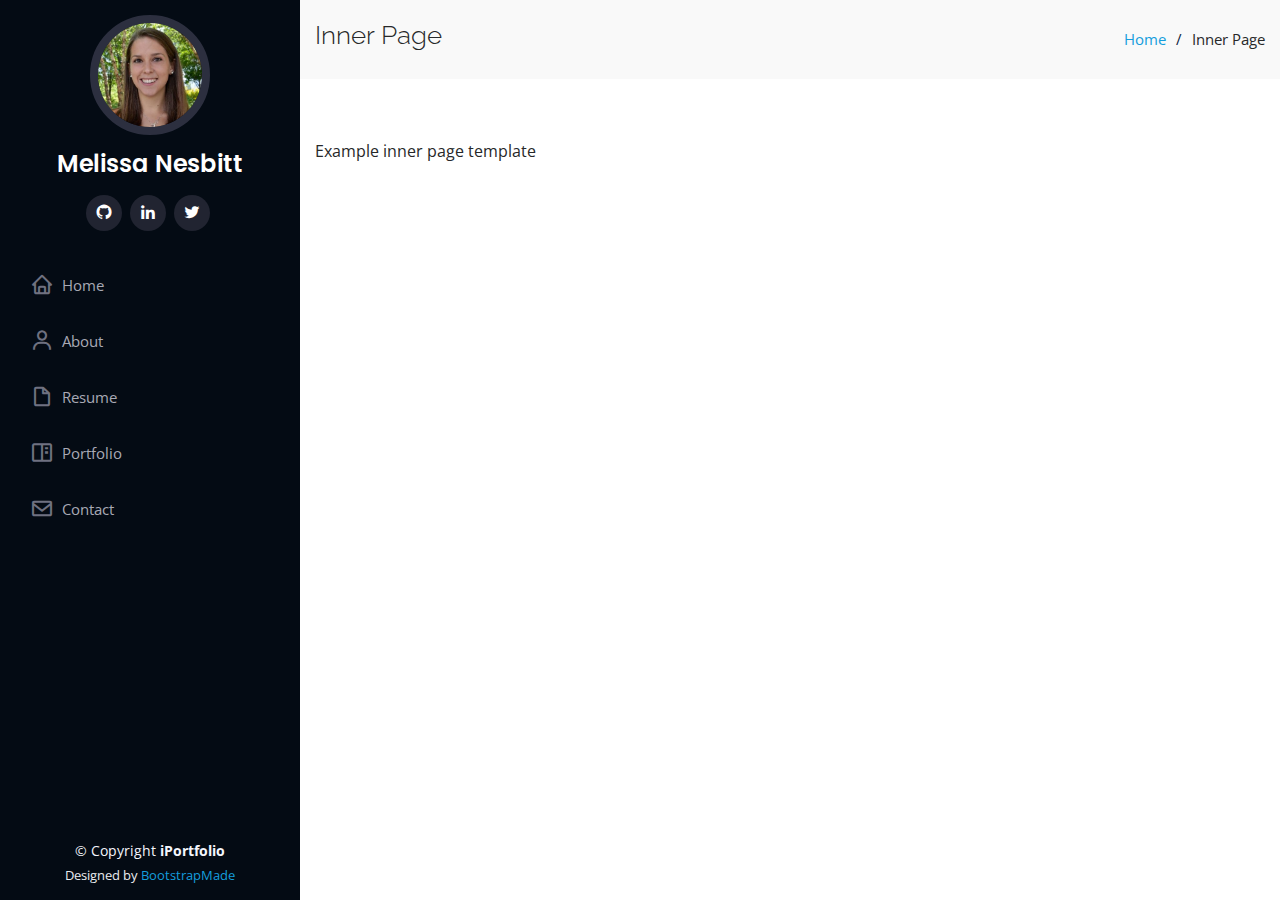
<file: inner-page.html>
<!DOCTYPE html>
<html lang="en">

<head>
  <meta charset="utf-8">
  <meta content="width=device-width, initial-scale=1.0" name="viewport">

  <title>Inner Page - Melissa Nesbitt</title>
  <meta content="" name="description">
  <meta content="" name="keywords">

  <!-- Favicons -->
  <link href="assets/img/favicon.png" rel="icon">
  <link href="assets/img/apple-touch-icon.png" rel="apple-touch-icon">

  <!-- Google Fonts -->
  <link href="https://fonts.googleapis.com/css?family=Open+Sans:300,300i,400,400i,600,600i,700,700i|Raleway:300,300i,400,400i,500,500i,600,600i,700,700i|Poppins:300,300i,400,400i,500,500i,600,600i,700,700i" rel="stylesheet">

  <!-- Vendor CSS Files -->
  <link href="assets/vendor/bootstrap/css/bootstrap.min.css" rel="stylesheet">
  <link href="assets/vendor/icofont/icofont.min.css" rel="stylesheet">
  <link href="assets/vendor/boxicons/css/boxicons.min.css" rel="stylesheet">
  <link href="assets/vendor/venobox/venobox.css" rel="stylesheet">
  <link href="assets/vendor/owl.carousel/assets/owl.carousel.min.css" rel="stylesheet">
  <link href="assets/vendor/aos/aos.css" rel="stylesheet">

  <!-- Template Main CSS File -->
  <link href="assets/css/style.css" rel="stylesheet">

  <!-- =======================================================
  * Template Name: iPortfolio - v1.4.0
  * Template URL: https://bootstrapmade.com/iportfolio-bootstrap-portfolio-websites-template/
  * Author: BootstrapMade.com
  * License: https://bootstrapmade.com/license/
  ======================================================== -->
</head>

<body>

  <!-- ======= Mobile nav toggle button ======= -->
  <button type="button" class="mobile-nav-toggle d-xl-none"><i class="icofont-navigation-menu"></i></button>

  <!-- ======= Header ======= -->
  <header id="header">
    <div class="d-flex flex-column">

      <div class="profile">
        <img src="assets/img/headshot.jpg" alt="" class="img-fluid rounded-circle">
        <h1 class="text-light"><a href="index.html">Melissa Nesbitt</a></h1>
        <div class="social-links mt-3 text-center">
          <!-- <a href="#" class="twitter"><i class="bx bxl-twitter"></i></a> -->
          <!-- <a href="#" class="facebook"><i class="bx bxl-facebook"></i></a> -->
          <!-- <a href="#" class="instagram"><i class="bx bxl-instagram"></i></a> -->
          <a href="https://github.com/MelNesbitt12" target="_blank" class="github"><i class="bx bxl-github"></i></a>
          <a href="https://www.linkedin.com/in/melnesbitt" target="_blank" class="linkedin"><i class="bx bxl-linkedin"></i></a>
          <a href="https://twitter.com/MelissaNesbitt5" target="_blank" class="twitter"><i class="bx bxl-twitter"></i></a>

        </div>
      </div>

      <nav class="nav-menu">
        <ul>
          <li><a href="index.html"><i class="bx bx-home"></i> <span>Home</span></a></li>
          <li><a href="#about"><i class="bx bx-user"></i> <span>About</span></a></li>
          <li><a href="#resume"><i class="bx bx-file-blank"></i> <span>Resume</span></a></li>
          <li><a href="#portfolio"><i class="bx bx-book-content"></i> Portfolio</a></li>
          <!-- <li><a href="#services"><i class="bx bx-server"></i> Services</a></li> -->
          <li><a href="#contact"><i class="bx bx-envelope"></i> Contact</a></li>

        </ul>
      </nav><!-- .nav-menu -->
      <button type="button" class="mobile-nav-toggle d-xl-none"><i class="icofont-navigation-menu"></i></button>

    </div>
  </header><!-- End Header -->

  <main id="main">

    <!-- ======= Breadcrumbs ======= -->
    <section class="breadcrumbs">
      <div class="container">

        <div class="d-flex justify-content-between align-items-center">
          <h2>Inner Page</h2>
          <ol>
            <li><a href="index.html">Home</a></li>
            <li>Inner Page</li>
          </ol>
        </div>

      </div>
    </section><!-- End Breadcrumbs -->

    <section class="inner-page">
      <div class="container">
        <p>
          Example inner page template
        </p>
      </div>
    </section>

  </main><!-- End #main -->

  <!-- ======= Footer ======= -->
  <footer id="footer">
    <div class="container">
      <div class="copyright">
        &copy; Copyright <strong><span>iPortfolio</span></strong>
      </div>
      <div class="credits">
        <!-- All the links in the footer should remain intact. -->
        <!-- You can delete the links only if you purchased the pro version. -->
        <!-- Licensing information: https://bootstrapmade.com/license/ -->
        <!-- Purchase the pro version with working PHP/AJAX contact form: https://bootstrapmade.com/iportfolio-bootstrap-portfolio-websites-template/ -->
        Designed by <a href="https://bootstrapmade.com/">BootstrapMade</a>
      </div>
    </div>
  </footer><!-- End  Footer -->

  <a href="#" class="back-to-top"><i class="icofont-simple-up"></i></a>

  <!-- Vendor JS Files -->
  <script src="assets/vendor/jquery/jquery.min.js"></script>
  <script src="assets/vendor/bootstrap/js/bootstrap.bundle.min.js"></script>
  <script src="assets/vendor/jquery.easing/jquery.easing.min.js"></script>
  <script src="assets/vendor/php-email-form/validate.js"></script>
  <script src="assets/vendor/waypoints/jquery.waypoints.min.js"></script>
  <script src="assets/vendor/counterup/counterup.min.js"></script>
  <script src="assets/vendor/isotope-layout/isotope.pkgd.min.js"></script>
  <script src="assets/vendor/venobox/venobox.min.js"></script>
  <script src="assets/vendor/owl.carousel/owl.carousel.min.js"></script>
  <script src="assets/vendor/typed.js/typed.min.js"></script>
  <script src="assets/vendor/aos/aos.js"></script>

  <!-- Template Main JS File -->
  <script src="assets/js/main.js"></script>

</body>

</html>
</file>
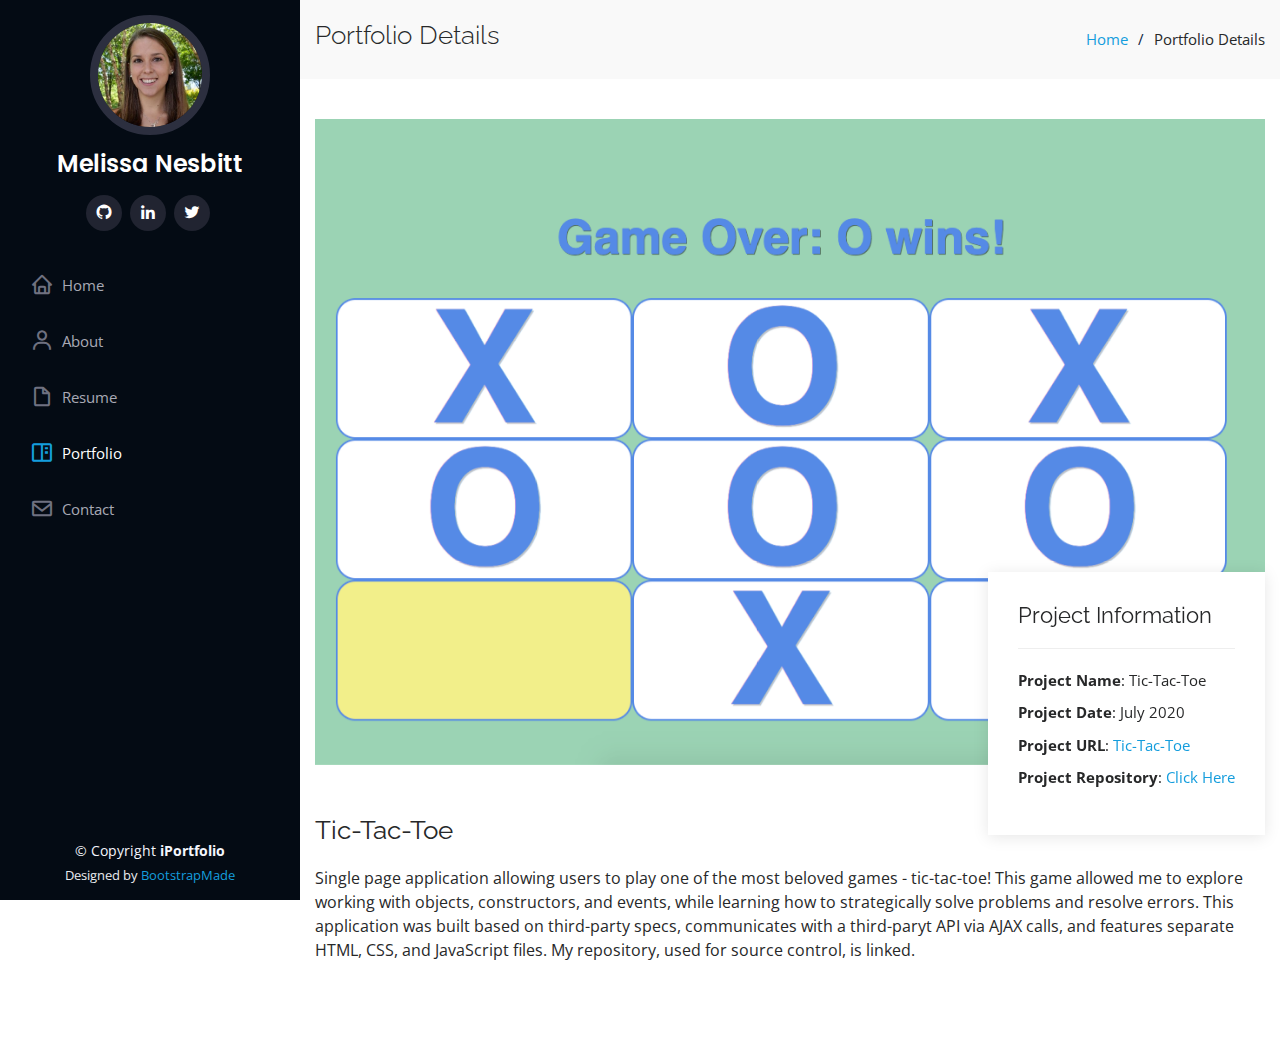
<file: portfolio-details.html>
<!DOCTYPE html>
<html lang="en">

<head>
  <meta charset="utf-8">
  <meta content="width=device-width, initial-scale=1.0" name="viewport">

  <title>Portfolio Details - Melissa Nesbitt</title>
  <meta content="" name="description">
  <meta content="" name="keywords">

  <!-- Favicons -->
  <link href="assets/img/favicon.png" rel="icon">
  <link href="assets/img/apple-touch-icon.png" rel="apple-touch-icon">

  <!-- Google Fonts -->
  <link href="https://fonts.googleapis.com/css?family=Open+Sans:300,300i,400,400i,600,600i,700,700i|Raleway:300,300i,400,400i,500,500i,600,600i,700,700i|Poppins:300,300i,400,400i,500,500i,600,600i,700,700i" rel="stylesheet">

  <!-- Vendor CSS Files -->
  <link href="assets/vendor/bootstrap/css/bootstrap.min.css" rel="stylesheet">
  <link href="assets/vendor/icofont/icofont.min.css" rel="stylesheet">
  <link href="assets/vendor/boxicons/css/boxicons.min.css" rel="stylesheet">
  <link href="assets/vendor/venobox/venobox.css" rel="stylesheet">
  <link href="assets/vendor/owl.carousel/assets/owl.carousel.min.css" rel="stylesheet">
  <link href="assets/vendor/aos/aos.css" rel="stylesheet">

  <!-- Template Main CSS File -->
  <link href="assets/css/style.css" rel="stylesheet">

  <!-- =======================================================
  * Template Name: iPortfolio - v1.4.0
  * Template URL: https://bootstrapmade.com/iportfolio-bootstrap-portfolio-websites-template/
  * Author: BootstrapMade.com
  * License: https://bootstrapmade.com/license/
  ======================================================== -->
</head>

<body>

  <!-- ======= Mobile nav toggle button ======= -->
  <button type="button" class="mobile-nav-toggle d-xl-none"><i class="icofont-navigation-menu"></i></button>

  <!-- ======= Header ======= -->
  <header id="header">
    <div class="d-flex flex-column">

      <div class="profile">
        <img src="assets/img/headshot.jpg" alt="" class="img-fluid rounded-circle">
        <h1 class="text-light"><a href="index.html">Melissa Nesbitt</a></h1>
        <div class="social-links mt-3 text-center">
          <!-- <a href="#" class="twitter"><i class="bx bxl-twitter"></i></a>
          <a href="#" class="facebook"><i class="bx bxl-facebook"></i></a>
          <a href="#" class="instagram"><i class="bx bxl-instagram"></i></a> -->
          <a href="https://github.com/MelNesbitt12" target="_blank" class="github"><i class="bx bxl-github"></i></a>
          <!-- <a href="#" class="google-plus"><i class="bx bxl-skype"></i></a> -->
          <a href="https://www.linkedin.com/in/melnesbitt" target="_blank" class="linkedin"><i class="bx bxl-linkedin"></i></a>
          <a href="https://twitter.com/MelissaNesbitt5" target="_blank" class="twitter"><i class="bx bxl-twitter"></i></a>
        </div>
      </div>

      <nav class="nav-menu">
        <ul>
          <li><a href="index.html"><i class="bx bx-home"></i> <span>Home</span></a></li>
          <li><a href="#about"><i class="bx bx-user"></i> <span>About</span></a></li>
          <li><a href="#resume"><i class="bx bx-file-blank"></i> <span>Resume</span></a></li>
          <li class="active"><a href="#portfolio"><i class="bx bx-book-content"></i> Portfolio</a></li>
          <li><a href="#contact"><i class="bx bx-envelope"></i> Contact</a></li>

        </ul>
      </nav><!-- .nav-menu -->
      <button type="button" class="mobile-nav-toggle d-xl-none"><i class="icofont-navigation-menu"></i></button>

    </div>
  </header><!-- End Header -->

  <main id="main">

    <!-- ======= Breadcrumbs ======= -->
    <section id="breadcrumbs" class="breadcrumbs">
      <div class="container">

        <div class="d-flex justify-content-between align-items-center">
          <h2>Portfolio Details</h2>
          <ol>
            <li><a href="index.html">Home</a></li>
            <li>Portfolio Details</li>
          </ol>
        </div>

      </div>
    </section><!-- End Breadcrumbs -->

    <!-- ======= Portfolio Details Section ======= -->
    <section id="portfolio-details" class="portfolio-details">
      <div class="container">

        <div class="portfolio-details-container">

          <div class="owl-carousel portfolio-details-carousel">
            <img src="assets/img/portfolio/tictactoe.png" class="img-fluid" alt="">
            <!-- <img src="assets/img/portfolio-details-2.jpg" class="img-fluid" alt="">
            <img src="assets/img/portfolio-details-3.jpg" class="img-fluid" alt=""> -->
          </div>

          <div class="portfolio-info">
            <h3>Project Information</h3>
            <ul>
              <li><strong>Project Name</strong>: Tic-Tac-Toe</li>
              <li><strong>Project Date</strong>: July 2020</li>
              <li><strong>Project URL</strong>: <a href="https://melnesbitt12.github.io/mel-nesbitt-tictactoe-client/" target="_blank">Tic-Tac-Toe</a></li>
              <li><strong>Project Repository</strong>: <a href="https://github.com/MelNesbitt12/mel-nesbitt-tictactoe-client" target="_blank">Click Here</a></li>
            </ul>
          </div>

        </div>

        <div class="portfolio-description">
          <h2>Tic-Tac-Toe</h2>
          <p>
            Single page application allowing users to play one of the most beloved games - tic-tac-toe! This game allowed me to explore working with objects, constructors, and events, while learning how to strategically solve problems and resolve errors. This application was built based on third-party specs, communicates with a third-paryt API via AJAX calls, and features separate HTML, CSS, and JavaScript files. My repository, used for source control, is linked.
          </p>
        </div>

      </div>
    </section><!-- End Portfolio Details Section -->

  </main><!-- End #main -->

  <!-- ======= Footer ======= -->
  <footer id="footer">
    <div class="container">
      <div class="copyright">
        &copy; Copyright <strong><span>iPortfolio</span></strong>
      </div>
      <div class="credits">
        <!-- All the links in the footer should remain intact. -->
        <!-- You can delete the links only if you purchased the pro version. -->
        <!-- Licensing information: https://bootstrapmade.com/license/ -->
        <!-- Purchase the pro version with working PHP/AJAX contact form: https://bootstrapmade.com/iportfolio-bootstrap-portfolio-websites-template/ -->
        Designed by <a href="https://bootstrapmade.com/">BootstrapMade</a>
      </div>
    </div>
  </footer><!-- End  Footer -->

  <a href="#" class="back-to-top"><i class="icofont-simple-up"></i></a>

  <!-- Vendor JS Files -->
  <script src="assets/vendor/jquery/jquery.min.js"></script>
  <script src="assets/vendor/bootstrap/js/bootstrap.bundle.min.js"></script>
  <script src="assets/vendor/jquery.easing/jquery.easing.min.js"></script>
  <script src="assets/vendor/php-email-form/validate.js"></script>
  <script src="assets/vendor/waypoints/jquery.waypoints.min.js"></script>
  <script src="assets/vendor/counterup/counterup.min.js"></script>
  <script src="assets/vendor/isotope-layout/isotope.pkgd.min.js"></script>
  <script src="assets/vendor/venobox/venobox.min.js"></script>
  <script src="assets/vendor/owl.carousel/owl.carousel.min.js"></script>
  <script src="assets/vendor/typed.js/typed.min.js"></script>
  <script src="assets/vendor/aos/aos.js"></script>

  <!-- Template Main JS File -->
  <script src="assets/js/main.js"></script>

</body>

</html>
</file>
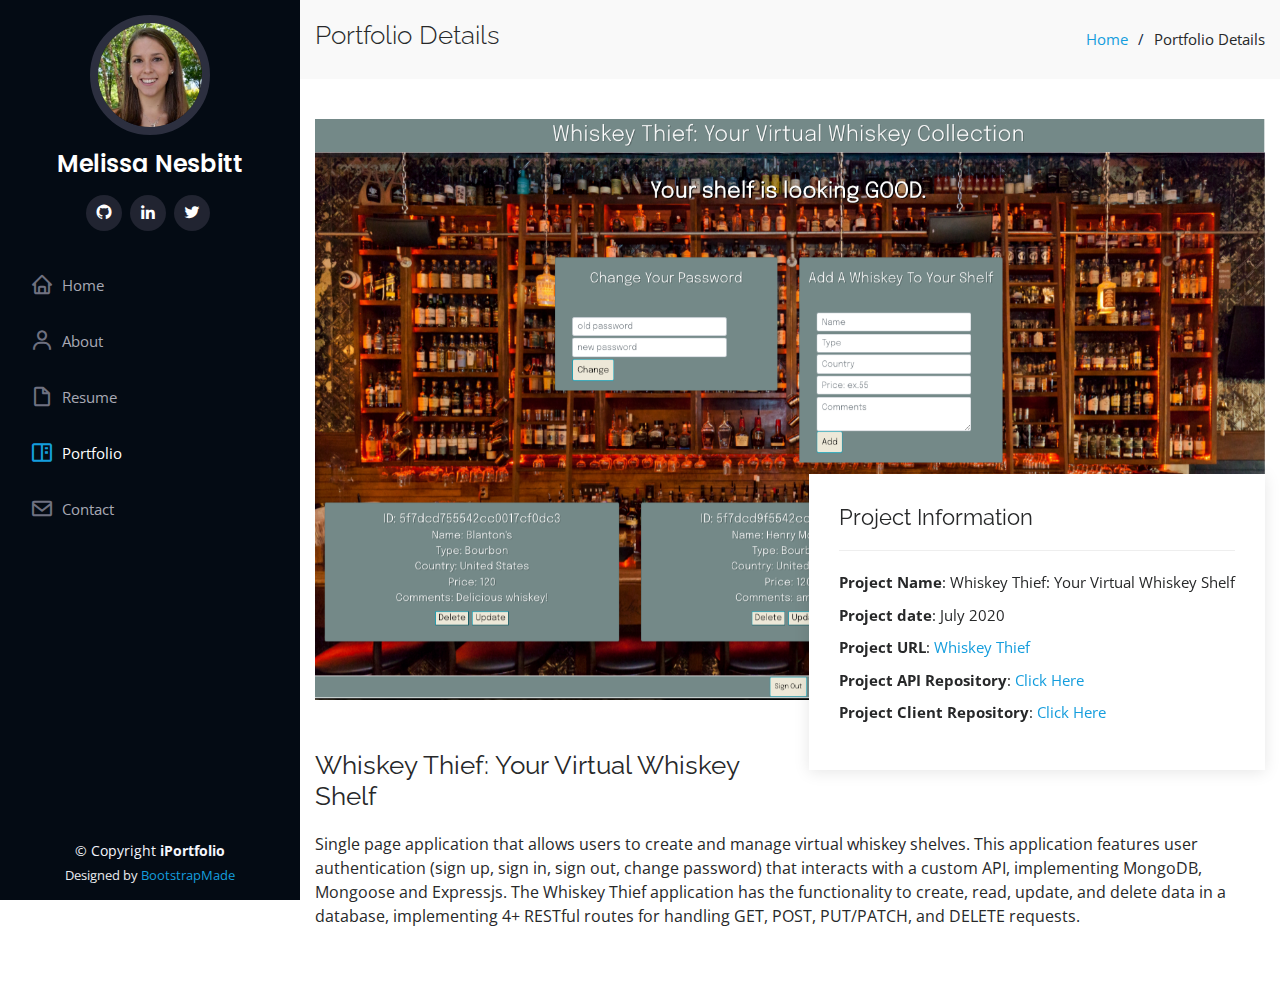
<file: portfolio-details2.html>
<!DOCTYPE html>
<html lang="en">

<head>
  <meta charset="utf-8">
  <meta content="width=device-width, initial-scale=1.0" name="viewport">

  <title>Portfolio Details - Melissa Nesbitt</title>
  <meta content="" name="description">
  <meta content="" name="keywords">

  <!-- Favicons -->
  <link href="assets/img/favicon.png" rel="icon">
  <link href="assets/img/apple-touch-icon.png" rel="apple-touch-icon">

  <!-- Google Fonts -->
  <link href="https://fonts.googleapis.com/css?family=Open+Sans:300,300i,400,400i,600,600i,700,700i|Raleway:300,300i,400,400i,500,500i,600,600i,700,700i|Poppins:300,300i,400,400i,500,500i,600,600i,700,700i" rel="stylesheet">

  <!-- Vendor CSS Files -->
  <link href="assets/vendor/bootstrap/css/bootstrap.min.css" rel="stylesheet">
  <link href="assets/vendor/icofont/icofont.min.css" rel="stylesheet">
  <link href="assets/vendor/boxicons/css/boxicons.min.css" rel="stylesheet">
  <link href="assets/vendor/venobox/venobox.css" rel="stylesheet">
  <link href="assets/vendor/owl.carousel/assets/owl.carousel.min.css" rel="stylesheet">
  <link href="assets/vendor/aos/aos.css" rel="stylesheet">

  <!-- Template Main CSS File -->
  <link href="assets/css/style.css" rel="stylesheet">

  <!-- =======================================================
  * Template Name: iPortfolio - v1.4.0
  * Template URL: https://bootstrapmade.com/iportfolio-bootstrap-portfolio-websites-template/
  * Author: BootstrapMade.com
  * License: https://bootstrapmade.com/license/
  ======================================================== -->
</head>

<body>

  <!-- ======= Mobile nav toggle button ======= -->
  <button type="button" class="mobile-nav-toggle d-xl-none"><i class="icofont-navigation-menu"></i></button>

  <!-- ======= Header ======= -->
  <header id="header">
    <div class="d-flex flex-column">

      <div class="profile">
        <img src="assets/img/headshot.jpg" alt="" class="img-fluid rounded-circle">
        <h1 class="text-light"><a href="index.html">Melissa Nesbitt</a></h1>
        <div class="social-links mt-3 text-center">
          <!-- <a href="#" class="twitter"><i class="bx bxl-twitter"></i></a>
          <a href="#" class="facebook"><i class="bx bxl-facebook"></i></a>
          <a href="#" class="instagram"><i class="bx bxl-instagram"></i></a> -->
          <a href="https://github.com/MelNesbitt12" target="_blank" class="github"><i class="bx bxl-github"></i></a>
          <!-- <a href="#" class="google-plus"><i class="bx bxl-skype"></i></a> -->
          <a href="https://www.linkedin.com/in/melnesbitt" target="_blank" class="linkedin"><i class="bx bxl-linkedin"></i></a>
          <a href="https://twitter.com/MelissaNesbitt5" target="_blank" class="twitter"><i class="bx bxl-twitter"></i></a>
        </div>
      </div>

      <nav class="nav-menu">
        <ul>
          <li><a href="index.html"><i class="bx bx-home"></i> <span>Home</span></a></li>
          <li><a href="#about"><i class="bx bx-user"></i> <span>About</span></a></li>
          <li><a href="#resume"><i class="bx bx-file-blank"></i> <span>Resume</span></a></li>
          <li class="active"><a href="#portfolio"><i class="bx bx-book-content"></i> Portfolio</a></li>
          <li><a href="#contact"><i class="bx bx-envelope"></i> Contact</a></li>

        </ul>
      </nav><!-- .nav-menu -->
      <button type="button" class="mobile-nav-toggle d-xl-none"><i class="icofont-navigation-menu"></i></button>

    </div>
  </header><!-- End Header -->

  <main id="main">

    <!-- ======= Breadcrumbs ======= -->
    <section id="breadcrumbs" class="breadcrumbs">
      <div class="container">

        <div class="d-flex justify-content-between align-items-center">
          <h2>Portfolio Details</h2>
          <ol>
            <li><a href="index.html">Home</a></li>
            <li>Portfolio Details</li>
          </ol>
        </div>

      </div>
    </section><!-- End Breadcrumbs -->

    <!-- ======= Portfolio Details Section ======= -->
    <section id="portfolio-details" class="portfolio-details">
      <div class="container">

        <div class="portfolio-details-container">

          <div class="owl-carousel portfolio-details-carousel">
            <img src="assets/img/portfolio/WhiskeyThiefScreenshot10.7.20.png" class="img-fluid" alt="">
            <!-- <img src="assets/img/portfolio-details-2.jpg" class="img-fluid" alt="">
            <img src="assets/img/portfolio-details-3.jpg" class="img-fluid" alt=""> -->
          </div>

          <div class="portfolio-info">
            <h3>Project Information</h3>
            <ul>
              <li><strong>Project Name</strong>: Whiskey Thief: Your Virtual Whiskey Shelf</li>
              <li><strong>Project date</strong>: July 2020</li>
              <li><strong>Project URL</strong>: <a href="https://melnesbitt12.github.io/whiskey-thief-client/">Whiskey Thief</a></li>
              <li><strong>Project API Repository</strong>: <a href="https://github.com/MelNesbitt12/whiskey-thief-api" target="_blank">Click Here</a></li>
              <li><strong>Project Client Repository</strong>: <a href="https://github.com/MelNesbitt12/whiskey-thief-client" target="_blank">Click Here</a></li>
            </ul>
          </div>

        </div>

        <div class="portfolio-description">
          <h2>Whiskey Thief: Your Virtual Whiskey Shelf</h2>
          <p>
            Single page application that allows users to create and manage virtual whiskey shelves. This application features user authentication (sign up, sign in, sign out, change password) that interacts with a custom API, implementing MongoDB, Mongoose and Expressjs. The Whiskey Thief application has the functionality to create, read, update, and delete data in a database, implementing 4+ RESTful routes for handling GET, POST, PUT/PATCH, and DELETE requests.
          </p>
        </div>

      </div>
    </section><!-- End Portfolio Details Section -->

  </main><!-- End #main -->

  <!-- ======= Footer ======= -->
  <footer id="footer">
    <div class="container">
      <div class="copyright">
        &copy; Copyright <strong><span>iPortfolio</span></strong>
      </div>
      <div class="credits">
        <!-- All the links in the footer should remain intact. -->
        <!-- You can delete the links only if you purchased the pro version. -->
        <!-- Licensing information: https://bootstrapmade.com/license/ -->
        <!-- Purchase the pro version with working PHP/AJAX contact form: https://bootstrapmade.com/iportfolio-bootstrap-portfolio-websites-template/ -->
        Designed by <a href="https://bootstrapmade.com/">BootstrapMade</a>
      </div>
    </div>
  </footer><!-- End  Footer -->

  <a href="#" class="back-to-top"><i class="icofont-simple-up"></i></a>

  <!-- Vendor JS Files -->
  <script src="assets/vendor/jquery/jquery.min.js"></script>
  <script src="assets/vendor/bootstrap/js/bootstrap.bundle.min.js"></script>
  <script src="assets/vendor/jquery.easing/jquery.easing.min.js"></script>
  <script src="assets/vendor/php-email-form/validate.js"></script>
  <script src="assets/vendor/waypoints/jquery.waypoints.min.js"></script>
  <script src="assets/vendor/counterup/counterup.min.js"></script>
  <script src="assets/vendor/isotope-layout/isotope.pkgd.min.js"></script>
  <script src="assets/vendor/venobox/venobox.min.js"></script>
  <script src="assets/vendor/owl.carousel/owl.carousel.min.js"></script>
  <script src="assets/vendor/typed.js/typed.min.js"></script>
  <script src="assets/vendor/aos/aos.js"></script>

  <!-- Template Main JS File -->
  <script src="assets/js/main.js"></script>

</body>

</html>
</file>
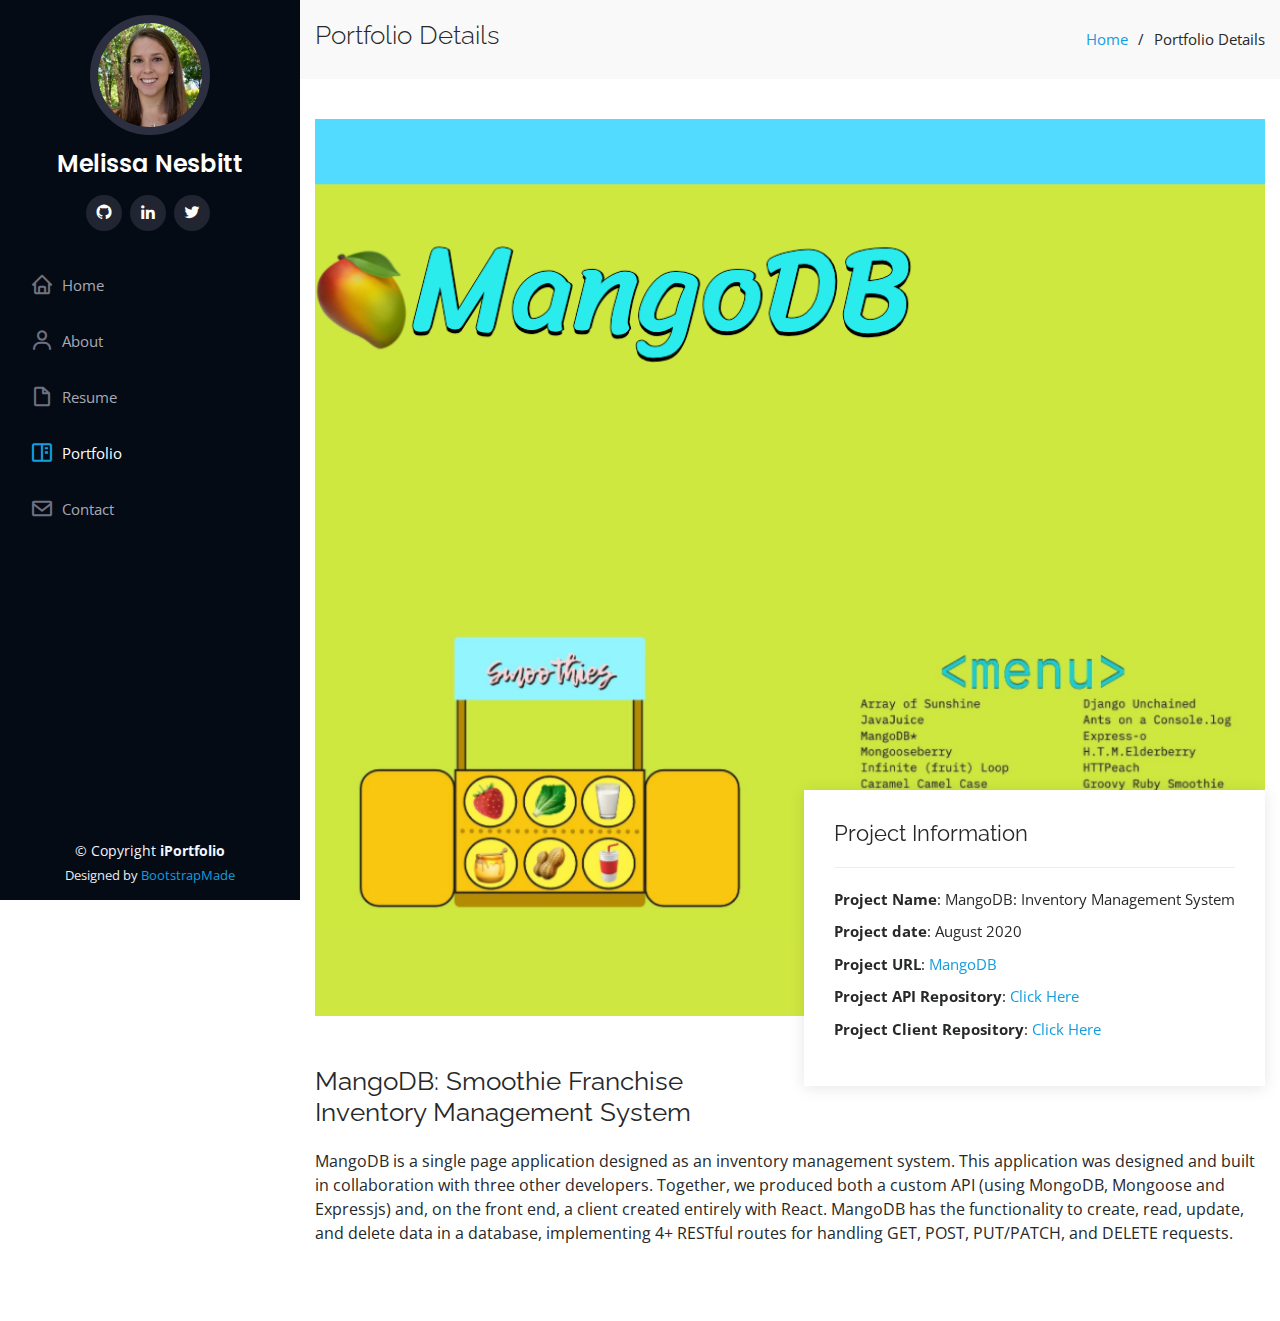
<file: portfolio-details3.html>
<!DOCTYPE html>
<html lang="en">

<head>
  <meta charset="utf-8">
  <meta content="width=device-width, initial-scale=1.0" name="viewport">

  <title>Portfolio Details - Melissa Nesbitt</title>
  <meta content="" name="description">
  <meta content="" name="keywords">

  <!-- Favicons -->
  <link href="assets/img/favicon.png" rel="icon">
  <link href="assets/img/apple-touch-icon.png" rel="apple-touch-icon">

  <!-- Google Fonts -->
  <link href="https://fonts.googleapis.com/css?family=Open+Sans:300,300i,400,400i,600,600i,700,700i|Raleway:300,300i,400,400i,500,500i,600,600i,700,700i|Poppins:300,300i,400,400i,500,500i,600,600i,700,700i" rel="stylesheet">

  <!-- Vendor CSS Files -->
  <link href="assets/vendor/bootstrap/css/bootstrap.min.css" rel="stylesheet">
  <link href="assets/vendor/icofont/icofont.min.css" rel="stylesheet">
  <link href="assets/vendor/boxicons/css/boxicons.min.css" rel="stylesheet">
  <link href="assets/vendor/venobox/venobox.css" rel="stylesheet">
  <link href="assets/vendor/owl.carousel/assets/owl.carousel.min.css" rel="stylesheet">
  <link href="assets/vendor/aos/aos.css" rel="stylesheet">

  <!-- Template Main CSS File -->
  <link href="assets/css/style.css" rel="stylesheet">

  <!-- =======================================================
  * Template Name: iPortfolio - v1.4.0
  * Template URL: https://bootstrapmade.com/iportfolio-bootstrap-portfolio-websites-template/
  * Author: BootstrapMade.com
  * License: https://bootstrapmade.com/license/
  ======================================================== -->
</head>

<body>

  <!-- ======= Mobile nav toggle button ======= -->
  <button type="button" class="mobile-nav-toggle d-xl-none"><i class="icofont-navigation-menu"></i></button>

  <!-- ======= Header ======= -->
  <header id="header">
    <div class="d-flex flex-column">

      <div class="profile">
        <img src="assets/img/headshot.jpg" alt="" class="img-fluid rounded-circle">
        <h1 class="text-light"><a href="index.html">Melissa Nesbitt</a></h1>
        <div class="social-links mt-3 text-center">
          <!-- <a href="#" class="twitter"><i class="bx bxl-twitter"></i></a>
          <a href="#" class="facebook"><i class="bx bxl-facebook"></i></a>
          <a href="#" class="instagram"><i class="bx bxl-instagram"></i></a> -->
          <a href="https://github.com/MelNesbitt12" target="_blank" class="github"><i class="bx bxl-github"></i></a>
          <!-- <a href="#" class="google-plus"><i class="bx bxl-skype"></i></a> -->
          <a href="https://www.linkedin.com/in/melnesbitt" target="_blank" class="linkedin"><i class="bx bxl-linkedin"></i></a>
          <a href="https://twitter.com/MelissaNesbitt5" target="_blank" class="twitter"><i class="bx bxl-twitter"></i></a>
        </div>
      </div>

      <nav class="nav-menu">
        <ul>
          <li><a href="index.html"><i class="bx bx-home"></i> <span>Home</span></a></li>
          <li><a href="#about"><i class="bx bx-user"></i> <span>About</span></a></li>
          <li><a href="#resume"><i class="bx bx-file-blank"></i> <span>Resume</span></a></li>
          <li class="active"><a href="#portfolio"><i class="bx bx-book-content"></i> Portfolio</a></li>
          <li><a href="#contact"><i class="bx bx-envelope"></i> Contact</a></li>

        </ul>
      </nav><!-- .nav-menu -->
      <button type="button" class="mobile-nav-toggle d-xl-none"><i class="icofont-navigation-menu"></i></button>

    </div>
  </header><!-- End Header -->

  <main id="main">

    <!-- ======= Breadcrumbs ======= -->
    <section id="breadcrumbs" class="breadcrumbs">
      <div class="container">

        <div class="d-flex justify-content-between align-items-center">
          <h2>Portfolio Details</h2>
          <ol>
            <li><a href="index.html">Home</a></li>
            <li>Portfolio Details</li>
          </ol>
        </div>

      </div>
    </section><!-- End Breadcrumbs -->

    <!-- ======= Portfolio Details Section ======= -->
    <section id="portfolio-details" class="portfolio-details">
      <div class="container">

        <div class="portfolio-details-container">

          <div class="owl-carousel portfolio-details-carousel">
            <img src="assets/img/portfolio/mangoDB.png" class="img-fluid" alt="">
            <!-- <img src="assets/img/portfolio-details-2.jpg" class="img-fluid" alt="">
            <img src="assets/img/portfolio-details-3.jpg" class="img-fluid" alt=""> -->
          </div>

          <div class="portfolio-info">
            <h3>Project Information</h3>
            <ul>
              <li><strong>Project Name</strong>: MangoDB: Inventory Management System</li>
              <li><strong>Project date</strong>: August 2020</li>
              <li><strong>Project URL</strong>: <a href="https://ladieslovecleancode.github.io/MangoDB-client/#/">MangoDB</a></li>
              <li><strong>Project API Repository</strong>: <a href="https://github.com/LadiesLoveCleanCode/MangoDB-api" target="_blank">Click Here</a></li>
              <li><strong>Project Client Repository</strong>: <a href="https://github.com/LadiesLoveCleanCode/MangoDB-client" target="_blank">Click Here</a></li>
            </ul>
          </div>

        </div>

        <div class="portfolio-description">
          <h2>MangoDB: Smoothie Franchise Inventory Management System</h2>
          <p>
            MangoDB is a single page application designed as an inventory management system. This application was designed and built in collaboration with three other developers. Together, we produced both a custom API (using MongoDB, Mongoose and Expressjs) and, on the front end, a client created entirely with React. MangoDB has the functionality to create, read, update, and delete data in a database, implementing 4+ RESTful routes for handling GET, POST, PUT/PATCH, and DELETE requests.
          </p>
        </div>

      </div>
    </section><!-- End Portfolio Details Section -->

  </main><!-- End #main -->

  <!-- ======= Footer ======= -->
  <footer id="footer">
    <div class="container">
      <div class="copyright">
        &copy; Copyright <strong><span>iPortfolio</span></strong>
      </div>
      <div class="credits">
        <!-- All the links in the footer should remain intact. -->
        <!-- You can delete the links only if you purchased the pro version. -->
        <!-- Licensing information: https://bootstrapmade.com/license/ -->
        <!-- Purchase the pro version with working PHP/AJAX contact form: https://bootstrapmade.com/iportfolio-bootstrap-portfolio-websites-template/ -->
        Designed by <a href="https://bootstrapmade.com/">BootstrapMade</a>
      </div>
    </div>
  </footer><!-- End  Footer -->

  <a href="#" class="back-to-top"><i class="icofont-simple-up"></i></a>

  <!-- Vendor JS Files -->
  <script src="assets/vendor/jquery/jquery.min.js"></script>
  <script src="assets/vendor/bootstrap/js/bootstrap.bundle.min.js"></script>
  <script src="assets/vendor/jquery.easing/jquery.easing.min.js"></script>
  <script src="assets/vendor/php-email-form/validate.js"></script>
  <script src="assets/vendor/waypoints/jquery.waypoints.min.js"></script>
  <script src="assets/vendor/counterup/counterup.min.js"></script>
  <script src="assets/vendor/isotope-layout/isotope.pkgd.min.js"></script>
  <script src="assets/vendor/venobox/venobox.min.js"></script>
  <script src="assets/vendor/owl.carousel/owl.carousel.min.js"></script>
  <script src="assets/vendor/typed.js/typed.min.js"></script>
  <script src="assets/vendor/aos/aos.js"></script>

  <!-- Template Main JS File -->
  <script src="assets/js/main.js"></script>

</body>

</html>
</file>
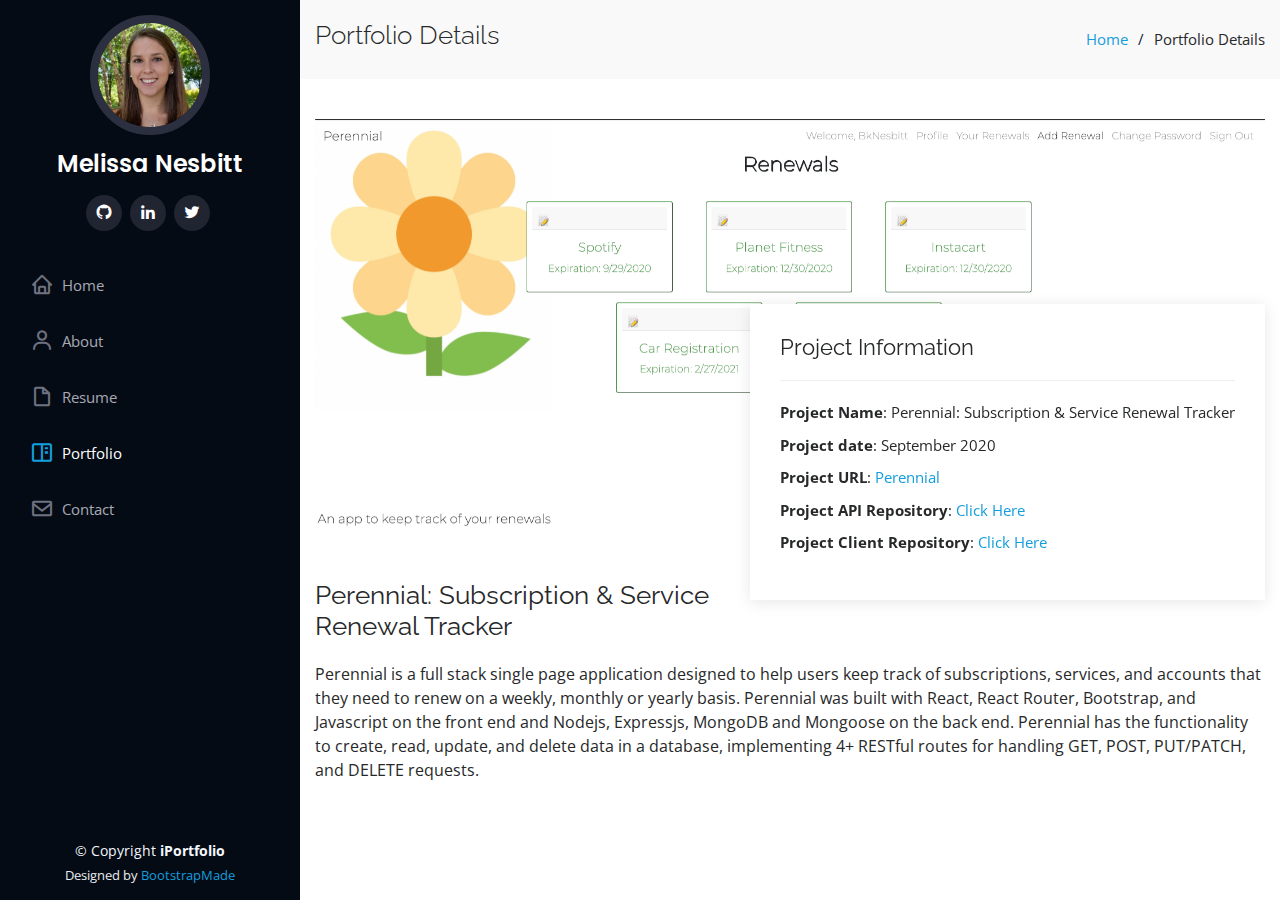
<file: portfolio-details4.html>
<!DOCTYPE html>
<html lang="en">

<head>
  <meta charset="utf-8">
  <meta content="width=device-width, initial-scale=1.0" name="viewport">

  <title>Portfolio Details - Melissa Nesbitt</title>
  <meta content="" name="description">
  <meta content="" name="keywords">

  <!-- Favicons -->
  <link href="assets/img/favicon.png" rel="icon">
  <link href="assets/img/apple-touch-icon.png" rel="apple-touch-icon">

  <!-- Google Fonts -->
  <link href="https://fonts.googleapis.com/css?family=Open+Sans:300,300i,400,400i,600,600i,700,700i|Raleway:300,300i,400,400i,500,500i,600,600i,700,700i|Poppins:300,300i,400,400i,500,500i,600,600i,700,700i" rel="stylesheet">

  <!-- Vendor CSS Files -->
  <link href="assets/vendor/bootstrap/css/bootstrap.min.css" rel="stylesheet">
  <link href="assets/vendor/icofont/icofont.min.css" rel="stylesheet">
  <link href="assets/vendor/boxicons/css/boxicons.min.css" rel="stylesheet">
  <link href="assets/vendor/venobox/venobox.css" rel="stylesheet">
  <link href="assets/vendor/owl.carousel/assets/owl.carousel.min.css" rel="stylesheet">
  <link href="assets/vendor/aos/aos.css" rel="stylesheet">

  <!-- Template Main CSS File -->
  <link href="assets/css/style.css" rel="stylesheet">

  <!-- =======================================================
  * Template Name: iPortfolio - v1.4.0
  * Template URL: https://bootstrapmade.com/iportfolio-bootstrap-portfolio-websites-template/
  * Author: BootstrapMade.com
  * License: https://bootstrapmade.com/license/
  ======================================================== -->
</head>

<body>

  <!-- ======= Mobile nav toggle button ======= -->
  <button type="button" class="mobile-nav-toggle d-xl-none"><i class="icofont-navigation-menu"></i></button>

  <!-- ======= Header ======= -->
  <header id="header">
    <div class="d-flex flex-column">

      <div class="profile">
        <img src="assets/img/headshot.jpg" alt="" class="img-fluid rounded-circle">
        <h1 class="text-light"><a href="index.html">Melissa Nesbitt</a></h1>
        <div class="social-links mt-3 text-center">
          <!-- <a href="#" class="twitter"><i class="bx bxl-twitter"></i></a>
          <a href="#" class="facebook"><i class="bx bxl-facebook"></i></a>
          <a href="#" class="instagram"><i class="bx bxl-instagram"></i></a> -->
          <a href="https://github.com/MelNesbitt12" target="_blank" class="github"><i class="bx bxl-github"></i></a>
          <!-- <a href="#" class="google-plus"><i class="bx bxl-skype"></i></a> -->
          <a href="https://www.linkedin.com/in/melnesbitt" target="_blank" class="linkedin"><i class="bx bxl-linkedin"></i></a>
          <a href="https://twitter.com/MelissaNesbitt5" target="_blank" class="twitter"><i class="bx bxl-twitter"></i></a>
        </div>
      </div>

      <nav class="nav-menu">
        <ul>
          <li><a href="index.html"><i class="bx bx-home"></i> <span>Home</span></a></li>
          <li><a href="#about"><i class="bx bx-user"></i> <span>About</span></a></li>
          <li><a href="#resume"><i class="bx bx-file-blank"></i> <span>Resume</span></a></li>
          <li class="active"><a href="#portfolio"><i class="bx bx-book-content"></i> Portfolio</a></li>
          <li><a href="#contact"><i class="bx bx-envelope"></i> Contact</a></li>

        </ul>
      </nav><!-- .nav-menu -->
      <button type="button" class="mobile-nav-toggle d-xl-none"><i class="icofont-navigation-menu"></i></button>

    </div>
  </header><!-- End Header -->

  <main id="main">

    <!-- ======= Breadcrumbs ======= -->
    <section id="breadcrumbs" class="breadcrumbs">
      <div class="container">

        <div class="d-flex justify-content-between align-items-center">
          <h2>Portfolio Details</h2>
          <ol>
            <li><a href="index.html">Home</a></li>
            <li>Portfolio Details</li>
          </ol>
        </div>

      </div>
    </section><!-- End Breadcrumbs -->

    <!-- ======= Portfolio Details Section ======= -->
    <section id="portfolio-details" class="portfolio-details">
      <div class="container">

        <div class="portfolio-details-container">

          <div class="owl-carousel portfolio-details-carousel">
            <img src="assets/img/portfolio/Perennial.png" class="img-fluid" alt="">
            <!-- <img src="assets/img/portfolio-details-2.jpg" class="img-fluid" alt="">
            <img src="assets/img/portfolio-details-3.jpg" class="img-fluid" alt=""> -->
          </div>

          <div class="portfolio-info">
            <h3>Project Information</h3>
            <ul>
              <li><strong>Project Name</strong>: Perennial: Subscription & Service Renewal Tracker</li>
              <li><strong>Project date</strong>: September 2020</li>
              <li><strong>Project URL</strong>: <a href="https://melnesbitt12.github.io/Perennial-client/#/">Perennial</a></li>
              <li><strong>Project API Repository</strong>: <a href="https://github.com/MelNesbitt12/Perennial-api" target="_blank">Click Here</a></li>
              <li><strong>Project Client Repository</strong>: <a href="https://github.com/MelNesbitt12/Perennial-client" target="_blank">Click Here</a></li>
            </ul>
          </div>

        </div>

        <div class="portfolio-description">
          <h2>Perennial: Subscription & Service Renewal Tracker</h2>
          <p>
            Perennial is a full stack single page application designed to help users keep track of subscriptions, services, and accounts that they need to renew on a weekly, monthly or yearly basis. Perennial was built with React, React Router, Bootstrap, and Javascript on the front end and Nodejs, Expressjs, MongoDB and Mongoose on the back end. Perennial has the functionality to create, read, update, and delete data in a database, implementing 4+ RESTful routes for handling GET, POST, PUT/PATCH, and DELETE requests.
          </p>
        </div>

      </div>
    </section><!-- End Portfolio Details Section -->

  </main><!-- End #main -->

  <!-- ======= Footer ======= -->
  <footer id="footer">
    <div class="container">
      <div class="copyright">
        &copy; Copyright <strong><span>iPortfolio</span></strong>
      </div>
      <div class="credits">
        <!-- All the links in the footer should remain intact. -->
        <!-- You can delete the links only if you purchased the pro version. -->
        <!-- Licensing information: https://bootstrapmade.com/license/ -->
        <!-- Purchase the pro version with working PHP/AJAX contact form: https://bootstrapmade.com/iportfolio-bootstrap-portfolio-websites-template/ -->
        Designed by <a href="https://bootstrapmade.com/">BootstrapMade</a>
      </div>
    </div>
  </footer><!-- End  Footer -->

  <a href="#" class="back-to-top"><i class="icofont-simple-up"></i></a>

  <!-- Vendor JS Files -->
  <script src="assets/vendor/jquery/jquery.min.js"></script>
  <script src="assets/vendor/bootstrap/js/bootstrap.bundle.min.js"></script>
  <script src="assets/vendor/jquery.easing/jquery.easing.min.js"></script>
  <script src="assets/vendor/php-email-form/validate.js"></script>
  <script src="assets/vendor/waypoints/jquery.waypoints.min.js"></script>
  <script src="assets/vendor/counterup/counterup.min.js"></script>
  <script src="assets/vendor/isotope-layout/isotope.pkgd.min.js"></script>
  <script src="assets/vendor/venobox/venobox.min.js"></script>
  <script src="assets/vendor/owl.carousel/owl.carousel.min.js"></script>
  <script src="assets/vendor/typed.js/typed.min.js"></script>
  <script src="assets/vendor/aos/aos.js"></script>

  <!-- Template Main JS File -->
  <script src="assets/js/main.js"></script>

</body>

</html>
</file>
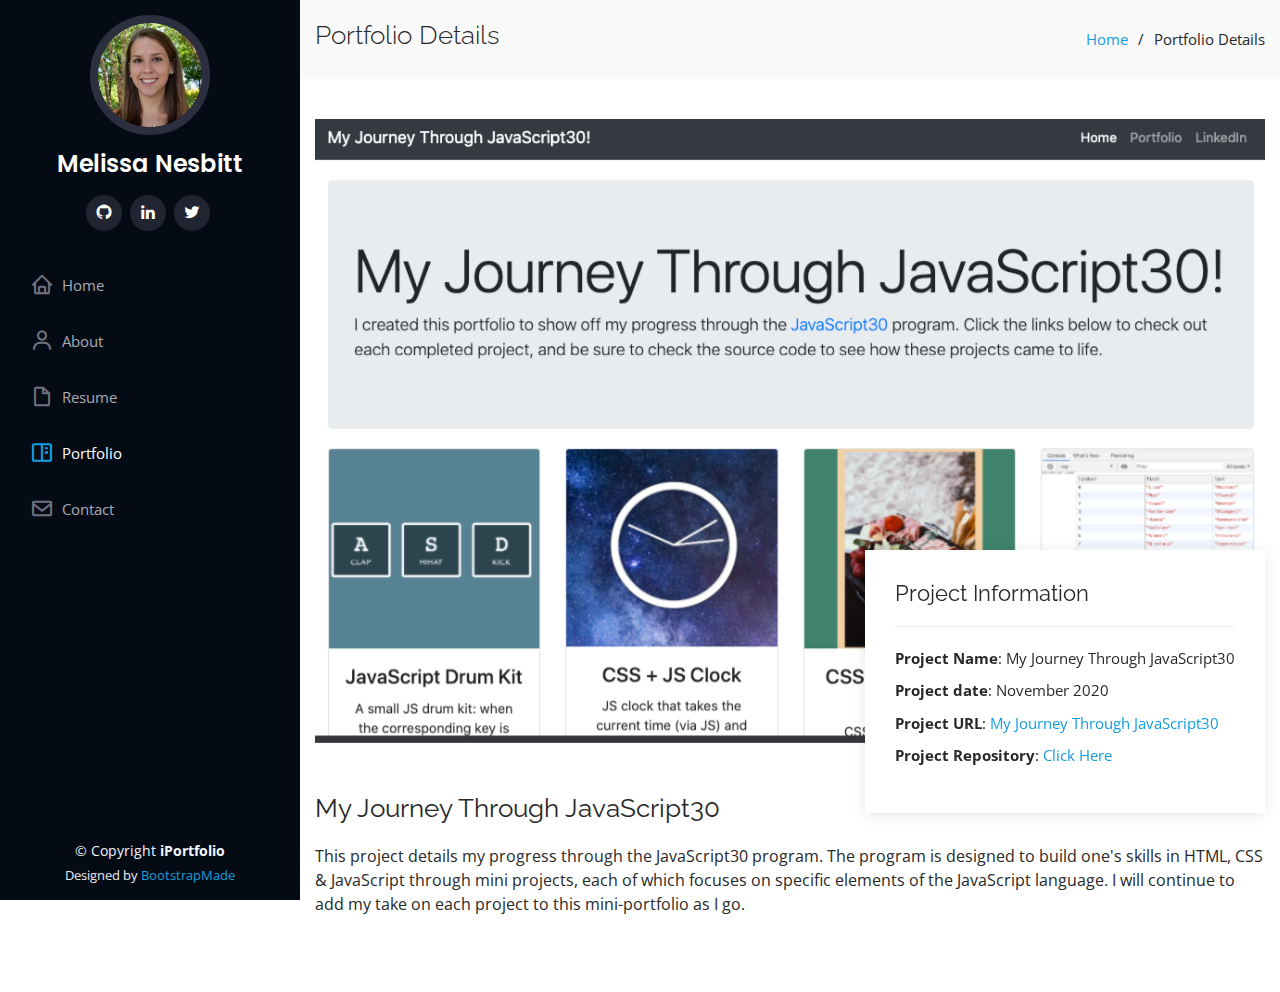
<file: portfolio-details5.html>
<!DOCTYPE html>
<html lang="en">

<head>
  <meta charset="utf-8">
  <meta content="width=device-width, initial-scale=1.0" name="viewport">

  <title>Portfolio Details - Melissa Nesbitt</title>
  <meta content="" name="description">
  <meta content="" name="keywords">

  <!-- Favicons -->
  <link href="assets/img/favicon.png" rel="icon">
  <link href="assets/img/apple-touch-icon.png" rel="apple-touch-icon">

  <!-- Google Fonts -->
  <link href="https://fonts.googleapis.com/css?family=Open+Sans:300,300i,400,400i,600,600i,700,700i|Raleway:300,300i,400,400i,500,500i,600,600i,700,700i|Poppins:300,300i,400,400i,500,500i,600,600i,700,700i" rel="stylesheet">

  <!-- Vendor CSS Files -->
  <link href="assets/vendor/bootstrap/css/bootstrap.min.css" rel="stylesheet">
  <link href="assets/vendor/icofont/icofont.min.css" rel="stylesheet">
  <link href="assets/vendor/boxicons/css/boxicons.min.css" rel="stylesheet">
  <link href="assets/vendor/venobox/venobox.css" rel="stylesheet">
  <link href="assets/vendor/owl.carousel/assets/owl.carousel.min.css" rel="stylesheet">
  <link href="assets/vendor/aos/aos.css" rel="stylesheet">

  <!-- Template Main CSS File -->
  <link href="assets/css/style.css" rel="stylesheet">

  <!-- =======================================================
  * Template Name: iPortfolio - v1.4.0
  * Template URL: https://bootstrapmade.com/iportfolio-bootstrap-portfolio-websites-template/
  * Author: BootstrapMade.com
  * License: https://bootstrapmade.com/license/
  ======================================================== -->
</head>

<body>

  <!-- ======= Mobile nav toggle button ======= -->
  <button type="button" class="mobile-nav-toggle d-xl-none"><i class="icofont-navigation-menu"></i></button>

  <!-- ======= Header ======= -->
  <header id="header">
    <div class="d-flex flex-column">

      <div class="profile">
        <img src="assets/img/headshot.jpg" alt="" class="img-fluid rounded-circle">
        <h1 class="text-light"><a href="index.html">Melissa Nesbitt</a></h1>
        <div class="social-links mt-3 text-center">
          <!-- <a href="#" class="twitter"><i class="bx bxl-twitter"></i></a>
          <a href="#" class="facebook"><i class="bx bxl-facebook"></i></a>
          <a href="#" class="instagram"><i class="bx bxl-instagram"></i></a> -->
          <a href="https://github.com/MelNesbitt12" target="_blank" class="github"><i class="bx bxl-github"></i></a>
          <!-- <a href="#" class="google-plus"><i class="bx bxl-skype"></i></a> -->
          <a href="https://www.linkedin.com/in/melnesbitt" target="_blank" class="linkedin"><i class="bx bxl-linkedin"></i></a>
          <a href="https://twitter.com/MelissaNesbitt5" target="_blank" class="twitter"><i class="bx bxl-twitter"></i></a>
        </div>
      </div>

      <nav class="nav-menu">
        <ul>
          <li><a href="index.html"><i class="bx bx-home"></i> <span>Home</span></a></li>
          <li><a href="#about"><i class="bx bx-user"></i> <span>About</span></a></li>
          <li><a href="#resume"><i class="bx bx-file-blank"></i> <span>Resume</span></a></li>
          <li class="active"><a href="#portfolio"><i class="bx bx-book-content"></i> Portfolio</a></li>
          <li><a href="#contact"><i class="bx bx-envelope"></i> Contact</a></li>

        </ul>
      </nav><!-- .nav-menu -->
      <button type="button" class="mobile-nav-toggle d-xl-none"><i class="icofont-navigation-menu"></i></button>

    </div>
  </header><!-- End Header -->

  <main id="main">

    <!-- ======= Breadcrumbs ======= -->
    <section id="breadcrumbs" class="breadcrumbs">
      <div class="container">

        <div class="d-flex justify-content-between align-items-center">
          <h2>Portfolio Details</h2>
          <ol>
            <li><a href="index.html">Home</a></li>
            <li>Portfolio Details</li>
          </ol>
        </div>

      </div>
    </section><!-- End Breadcrumbs -->

    <!-- ======= Portfolio Details Section ======= -->
    <section id="portfolio-details" class="portfolio-details">
      <div class="container">

        <div class="portfolio-details-container">

          <div class="owl-carousel portfolio-details-carousel">
            <img src="assets/img/portfolio/javascript30.png" class="img-fluid" alt="">
            <!-- <img src="assets/img/portfolio-details-2.jpg" class="img-fluid" alt="">
            <img src="assets/img/portfolio-details-3.jpg" class="img-fluid" alt=""> -->
          </div>

          <div class="portfolio-info">
            <h3>Project Information</h3>
            <ul>
              <li><strong>Project Name</strong>: My Journey Through JavaScript30</li>
              <li><strong>Project date</strong>: November 2020</li>
              <li><strong>Project URL</strong>: <a href="https://melnesbitt12.github.io/JavaScript30-practice/">My Journey Through JavaScript30</a></li>
              <li><strong>Project Repository</strong>: <a href="https://github.com/MelNesbitt12/JavaScript30-practice" target="_blank">Click Here</a></li>
            </ul>
          </div>

        </div>

        <div class="portfolio-description">
          <h2>My Journey Through JavaScript30</h2>
          <p>
            This project details my progress through the JavaScript30 program. The program is designed to build one's skills in HTML, CSS & JavaScript through mini projects, each of which focuses on specific elements of the JavaScript language. I will continue to add my take on each project to this mini-portfolio as I go.
          </p>
        </div>

      </div>
    </section><!-- End Portfolio Details Section -->

  </main><!-- End #main -->

  <!-- ======= Footer ======= -->
  <footer id="footer">
    <div class="container">
      <div class="copyright">
        &copy; Copyright <strong><span>iPortfolio</span></strong>
      </div>
      <div class="credits">
        <!-- All the links in the footer should remain intact. -->
        <!-- You can delete the links only if you purchased the pro version. -->
        <!-- Licensing information: https://bootstrapmade.com/license/ -->
        <!-- Purchase the pro version with working PHP/AJAX contact form: https://bootstrapmade.com/iportfolio-bootstrap-portfolio-websites-template/ -->
        Designed by <a href="https://bootstrapmade.com/">BootstrapMade</a>
      </div>
    </div>
  </footer><!-- End  Footer -->

  <a href="#" class="back-to-top"><i class="icofont-simple-up"></i></a>

  <!-- Vendor JS Files -->
  <script src="assets/vendor/jquery/jquery.min.js"></script>
  <script src="assets/vendor/bootstrap/js/bootstrap.bundle.min.js"></script>
  <script src="assets/vendor/jquery.easing/jquery.easing.min.js"></script>
  <script src="assets/vendor/php-email-form/validate.js"></script>
  <script src="assets/vendor/waypoints/jquery.waypoints.min.js"></script>
  <script src="assets/vendor/counterup/counterup.min.js"></script>
  <script src="assets/vendor/isotope-layout/isotope.pkgd.min.js"></script>
  <script src="assets/vendor/venobox/venobox.min.js"></script>
  <script src="assets/vendor/owl.carousel/owl.carousel.min.js"></script>
  <script src="assets/vendor/typed.js/typed.min.js"></script>
  <script src="assets/vendor/aos/aos.js"></script>

  <!-- Template Main JS File -->
  <script src="assets/js/main.js"></script>

</body>

</html>
</file>
<file: assets/vendor/venobox/venobox.css>
/* ------ venobox.css --------*/
.vbox-overlay *, .vbox-overlay *:before, .vbox-overlay *:after{
    -webkit-backface-visibility: hidden;
    -webkit-box-sizing:border-box;
    -moz-box-sizing:border-box;
    box-sizing:border-box;
}
.vbox-overlay * { 
    -webkit-backface-visibility: visible;
    backface-visibility: visible;
}
.vbox-overlay{
    display: -webkit-flex;
    display: flex;
    -webkit-flex-direction: column;
    flex-direction: column;
    -webkit-justify-content: center;
    justify-content: center;
    -webkit-align-items: center;
    align-items: center;
    position: fixed;
    left: 0;
    top: 0;
    bottom: 0;
    right: 0;
    z-index: 999999;
}

/* ----- navigation ----- */
.vbox-title{
    width: 100%;
    height: 40px;
    float: left;
    text-align: center;
    line-height: 28px;
    font-size: 12px;
    padding: 6px 50px;
    overflow: hidden;
    position: fixed;
    display: none;
    left: 0;
    z-index: 89;
}
.vbox-close{
    cursor: pointer;
    position: fixed;
    top: -1px;
    right: 0;
    width: 50px;
    height: 40px;
    padding: 6px;
    display: block;
    background-position:10px center;
    overflow: hidden;
    font-size: 24px;
    line-height: 1;
    text-align: center;
    z-index: 99;
}
.vbox-left{
    cursor: pointer;
    position: fixed;
    left: 0;
    height: 40px;
    overflow: hidden;
    line-height: 28px;
    font-size: 12px;
    z-index: 99;
    display: flex;
    align-items:center;
}
.vbox-num{
    display: inline-block;
    margin: 6px 0 6px 15px;
}
/* ----- Social share ----- */
.vbox-share{
    line-height: 28px;
    font-size: 12px;
    overflow: hidden;
    position: fixed;
    left: 0;
    z-index: 98;
    display: flex;
    align-items:center;
    justify-content: center;
    width: 100%;
    text-align: center;
}
.vbox-share svg{
    max-height: 28px;
    width: 28px;
    z-index: 10;
    margin-left: 12px;
    margin-top: 6px;
    margin-bottom: 6px;
    vertical-align: middle;
}


/* ----- navigation ARROWS ----- */
.vbox-next, .vbox-prev{
    position: fixed;
    top: 50%;
    margin-top: -15px;
    overflow: hidden;
    cursor: pointer;
    display: block;
    width: 45px;
    height: 45px;
    z-index: 99;
}
.vbox-next span, .vbox-prev span{
    position: relative;
    width: 20px;
    height: 20px;
    border: 2px solid transparent;
    border-top-color: #B6B6B6;
    border-right-color: #B6B6B6;
    text-indent: -100px;
    position: absolute;
    top: 8px;
    display: block;
}
.vbox-prev{
    left: 15px;
}
.vbox-next{
    right: 15px;
}
.vbox-prev span{
    left: 10px;
    -ms-transform: rotate(-135deg);
    -webkit-transform: rotate(-135deg);
    transform: rotate(-135deg);
}
.vbox-next span{
    -ms-transform: rotate(45deg);
    -webkit-transform: rotate(45deg);
    transform: rotate(45deg);
    right: 10px;
}
/* ------- inline window ------ */
.vbox-inline{
    width: 420px;
    height: 315px;
    height: 70vh;
    padding: 10px;
    background: #fff;
    margin: 0 auto;
    overflow: auto;
    text-align: left;
}
/* ------- Video & iFrames window ------ */
.venoframe{
    max-width: 100%;
    width: 100%;
    border: none;
    width: 100%;
    height: 260px;
    height: 70vh;
}
.venoframe.vbvid{
    height: 260px;
}
@media (min-width: 768px) {
    .venoframe, .vbox-inline{
        width: 90%;
        height: 360px;
        height: 70vh;
    }
    .venoframe.vbvid{
        width: 640px;
        height: 360px;
    }
}
@media (min-width: 992px) {
    .venoframe, .vbox-inline{
        max-width: 1200px;
        width: 80%;
        height: 540px;
        height: 70vh;
    }
    .venoframe.vbvid{
        width: 960px;
        height: 540px;
    }
}
/* 
Please do NOT edit this part! 
or at least read this note: http://i.imgur.com/7C0ws9e.gif
*/
.vbox-open{
    overflow: hidden;
}
.vbox-container{
    position: absolute;
    left: 0;
    right: 0;
    top: 0;
    bottom: 0;
    overflow-x: hidden;
    overflow-y: scroll;
    overflow-scrolling: touch;
    -webkit-overflow-scrolling: touch;
    z-index: 20;
    max-height: 100%;

}

.vbox-content{
    text-align: center;
    float: left;
    width: 100%;
    position: relative;
    overflow: hidden;
    padding: 20px 4%;
}
.vbox-container img{
    max-width: 100%;
    height: auto;
}
.vbox-figlio{
    box-shadow: 0 0 12px rgba(0,0,0,0.19), 0 6px 6px rgba(0,0,0,0.23);
    max-width: 100%;
    text-align: initial;
}
img.vbox-figlio{
    -webkit-user-select: none;
-khtml-user-select: none;
-moz-user-select: none;
-o-user-select: none;
user-select: none;
}
.vbox-content.swipe-left{
    margin-left: -200px !important;
}
.vbox-content.swipe-right{
    margin-left: 200px !important;
}
.vbox-animated{
    webkit-transition: margin 300ms ease-out;
    transition: margin 300ms ease-out;
}

/* ---------- preloader ----------
 * SPINKIT 
 * http://tobiasahlin.com/spinkit/
-------------------------------- */
.sk-double-bounce,.sk-rotating-plane{width:40px;height:40px;margin:40px auto}.sk-rotating-plane{background-color:#333;-webkit-animation:sk-rotatePlane 1.2s infinite ease-in-out;animation:sk-rotatePlane 1.2s infinite ease-in-out}@-webkit-keyframes sk-rotatePlane{0%{-webkit-transform:perspective(120px) rotateX(0) rotateY(0);transform:perspective(120px) rotateX(0) rotateY(0)}50%{-webkit-transform:perspective(120px) rotateX(-180.1deg) rotateY(0);transform:perspective(120px) rotateX(-180.1deg) rotateY(0)}100%{-webkit-transform:perspective(120px) rotateX(-180deg) rotateY(-179.9deg);transform:perspective(120px) rotateX(-180deg) rotateY(-179.9deg)}}@keyframes sk-rotatePlane{0%{-webkit-transform:perspective(120px) rotateX(0) rotateY(0);transform:perspective(120px) rotateX(0) rotateY(0)}50%{-webkit-transform:perspective(120px) rotateX(-180.1deg) rotateY(0);transform:perspective(120px) rotateX(-180.1deg) rotateY(0)}100%{-webkit-transform:perspective(120px) rotateX(-180deg) rotateY(-179.9deg);transform:perspective(120px) rotateX(-180deg) rotateY(-179.9deg)}}.sk-double-bounce{position:relative}.sk-double-bounce .sk-child{width:100%;height:100%;border-radius:50%;background-color:#333;opacity:.6;position:absolute;top:0;left:0;-webkit-animation:sk-doubleBounce 2s infinite ease-in-out;animation:sk-doubleBounce 2s infinite ease-in-out}.sk-chasing-dots .sk-child,.sk-spinner-pulse,.sk-three-bounce .sk-child{background-color:#333;border-radius:100%}.sk-double-bounce .sk-double-bounce2{-webkit-animation-delay:-1s;animation-delay:-1s}@-webkit-keyframes sk-doubleBounce{0%,100%{-webkit-transform:scale(0);transform:scale(0)}50%{-webkit-transform:scale(1);transform:scale(1)}}@keyframes sk-doubleBounce{0%,100%{-webkit-transform:scale(0);transform:scale(0)}50%{-webkit-transform:scale(1);transform:scale(1)}}.sk-wave{margin:40px auto;width:50px;height:40px;text-align:center;font-size:10px}.sk-wave .sk-rect{background-color:#333;height:100%;width:6px;display:inline-block;-webkit-animation:sk-waveStretchDelay 1.2s infinite ease-in-out;animation:sk-waveStretchDelay 1.2s infinite ease-in-out}.sk-wave .sk-rect1{-webkit-animation-delay:-1.2s;animation-delay:-1.2s}.sk-wave .sk-rect2{-webkit-animation-delay:-1.1s;animation-delay:-1.1s}.sk-wave .sk-rect3{-webkit-animation-delay:-1s;animation-delay:-1s}.sk-wave .sk-rect4{-webkit-animation-delay:-.9s;animation-delay:-.9s}.sk-wave .sk-rect5{-webkit-animation-delay:-.8s;animation-delay:-.8s}@-webkit-keyframes sk-waveStretchDelay{0%,100%,40%{-webkit-transform:scaleY(.4);transform:scaleY(.4)}20%{-webkit-transform:scaleY(1);transform:scaleY(1)}}@keyframes sk-waveStretchDelay{0%,100%,40%{-webkit-transform:scaleY(.4);transform:scaleY(.4)}20%{-webkit-transform:scaleY(1);transform:scaleY(1)}}.sk-wandering-cubes{margin:40px auto;width:40px;height:40px;position:relative}.sk-wandering-cubes .sk-cube{background-color:#333;width:10px;height:10px;position:absolute;top:0;left:0;-webkit-animation:sk-wanderingCube 1.8s ease-in-out -1.8s infinite both;animation:sk-wanderingCube 1.8s ease-in-out -1.8s infinite both}.sk-chasing-dots,.sk-spinner-pulse{width:40px;height:40px;margin:40px auto}.sk-wandering-cubes .sk-cube2{-webkit-animation-delay:-.9s;animation-delay:-.9s}@-webkit-keyframes sk-wanderingCube{0%{-webkit-transform:rotate(0);transform:rotate(0)}25%{-webkit-transform:translateX(30px) rotate(-90deg) scale(.5);transform:translateX(30px) rotate(-90deg) scale(.5)}50%{-webkit-transform:translateX(30px) translateY(30px) rotate(-179deg);transform:translateX(30px) translateY(30px) rotate(-179deg)}50.1%{-webkit-transform:translateX(30px) translateY(30px) rotate(-180deg);transform:translateX(30px) translateY(30px) rotate(-180deg)}75%{-webkit-transform:translateX(0) translateY(30px) rotate(-270deg) scale(.5);transform:translateX(0) translateY(30px) rotate(-270deg) scale(.5)}100%{-webkit-transform:rotate(-360deg);transform:rotate(-360deg)}}@keyframes sk-wanderingCube{0%{-webkit-transform:rotate(0);transform:rotate(0)}25%{-webkit-transform:translateX(30px) rotate(-90deg) scale(.5);transform:translateX(30px) rotate(-90deg) scale(.5)}50%{-webkit-transform:translateX(30px) translateY(30px) rotate(-179deg);transform:translateX(30px) translateY(30px) rotate(-179deg)}50.1%{-webkit-transform:translateX(30px) translateY(30px) rotate(-180deg);transform:translateX(30px) translateY(30px) rotate(-180deg)}75%{-webkit-transform:translateX(0) translateY(30px) rotate(-270deg) scale(.5);transform:translateX(0) translateY(30px) rotate(-270deg) scale(.5)}100%{-webkit-transform:rotate(-360deg);transform:rotate(-360deg)}}.sk-spinner-pulse{-webkit-animation:sk-pulseScaleOut 1s infinite ease-in-out;animation:sk-pulseScaleOut 1s infinite ease-in-out}@-webkit-keyframes sk-pulseScaleOut{0%{-webkit-transform:scale(0);transform:scale(0)}100%{-webkit-transform:scale(1);transform:scale(1);opacity:0}}@keyframes sk-pulseScaleOut{0%{-webkit-transform:scale(0);transform:scale(0)}100%{-webkit-transform:scale(1);transform:scale(1);opacity:0}}.sk-chasing-dots{position:relative;text-align:center;-webkit-animation:sk-chasingDotsRotate 2s infinite linear;animation:sk-chasingDotsRotate 2s infinite linear}.sk-chasing-dots .sk-child{width:60%;height:60%;display:inline-block;position:absolute;top:0;-webkit-animation:sk-chasingDotsBounce 2s infinite ease-in-out;animation:sk-chasingDotsBounce 2s infinite ease-in-out}.sk-chasing-dots .sk-dot2{top:auto;bottom:0;-webkit-animation-delay:-1s;animation-delay:-1s}@-webkit-keyframes sk-chasingDotsRotate{100%{-webkit-transform:rotate(360deg);transform:rotate(360deg)}}@keyframes sk-chasingDotsRotate{100%{-webkit-transform:rotate(360deg);transform:rotate(360deg)}}@-webkit-keyframes sk-chasingDotsBounce{0%,100%{-webkit-transform:scale(0);transform:scale(0)}50%{-webkit-transform:scale(1);transform:scale(1)}}@keyframes sk-chasingDotsBounce{0%,100%{-webkit-transform:scale(0);transform:scale(0)}50%{-webkit-transform:scale(1);transform:scale(1)}}.sk-three-bounce{margin:40px auto;width:80px;text-align:center}.sk-three-bounce .sk-child{width:20px;height:20px;display:inline-block;-webkit-animation:sk-three-bounce 1.4s ease-in-out 0s infinite both;animation:sk-three-bounce 1.4s ease-in-out 0s infinite both}.sk-circle .sk-child:before,.sk-fading-circle .sk-circle:before{display:block;border-radius:100%;content:'';background-color:#333}.sk-three-bounce .sk-bounce1{-webkit-animation-delay:-.32s;animation-delay:-.32s}.sk-three-bounce .sk-bounce2{-webkit-animation-delay:-.16s;animation-delay:-.16s}@-webkit-keyframes sk-three-bounce{0%,100%,80%{-webkit-transform:scale(0);transform:scale(0)}40%{-webkit-transform:scale(1);transform:scale(1)}}@keyframes sk-three-bounce{0%,100%,80%{-webkit-transform:scale(0);transform:scale(0)}40%{-webkit-transform:scale(1);transform:scale(1)}}.sk-circle{margin:40px auto;width:40px;height:40px;position:relative}.sk-circle .sk-child{width:100%;height:100%;position:absolute;left:0;top:0}.sk-circle .sk-child:before{margin:0 auto;width:15%;height:15%;-webkit-animation:sk-circleBounceDelay 1.2s infinite ease-in-out both;animation:sk-circleBounceDelay 1.2s infinite ease-in-out both}.sk-circle .sk-circle2{-webkit-transform:rotate(30deg);-ms-transform:rotate(30deg);transform:rotate(30deg)}.sk-circle .sk-circle3{-webkit-transform:rotate(60deg);-ms-transform:rotate(60deg);transform:rotate(60deg)}.sk-circle .sk-circle4{-webkit-transform:rotate(90deg);-ms-transform:rotate(90deg);transform:rotate(90deg)}.sk-circle .sk-circle5{-webkit-transform:rotate(120deg);-ms-transform:rotate(120deg);transform:rotate(120deg)}.sk-circle .sk-circle6{-webkit-transform:rotate(150deg);-ms-transform:rotate(150deg);transform:rotate(150deg)}.sk-circle .sk-circle7{-webkit-transform:rotate(180deg);-ms-transform:rotate(180deg);transform:rotate(180deg)}.sk-circle .sk-circle8{-webkit-transform:rotate(210deg);-ms-transform:rotate(210deg);transform:rotate(210deg)}.sk-circle .sk-circle9{-webkit-transform:rotate(240deg);-ms-transform:rotate(240deg);transform:rotate(240deg)}.sk-circle .sk-circle10{-webkit-transform:rotate(270deg);-ms-transform:rotate(270deg);transform:rotate(270deg)}.sk-circle .sk-circle11{-webkit-transform:rotate(300deg);-ms-transform:rotate(300deg);transform:rotate(300deg)}.sk-circle .sk-circle12{-webkit-transform:rotate(330deg);-ms-transform:rotate(330deg);transform:rotate(330deg)}.sk-circle .sk-circle2:before{-webkit-animation-delay:-1.1s;animation-delay:-1.1s}.sk-circle .sk-circle3:before{-webkit-animation-delay:-1s;animation-delay:-1s}.sk-circle .sk-circle4:before{-webkit-animation-delay:-.9s;animation-delay:-.9s}.sk-circle .sk-circle5:before{-webkit-animation-delay:-.8s;animation-delay:-.8s}.sk-circle .sk-circle6:before{-webkit-animation-delay:-.7s;animation-delay:-.7s}.sk-circle .sk-circle7:before{-webkit-animation-delay:-.6s;animation-delay:-.6s}.sk-circle .sk-circle8:before{-webkit-animation-delay:-.5s;animation-delay:-.5s}.sk-circle .sk-circle9:before{-webkit-animation-delay:-.4s;animation-delay:-.4s}.sk-circle .sk-circle10:before{-webkit-animation-delay:-.3s;animation-delay:-.3s}.sk-circle .sk-circle11:before{-webkit-animation-delay:-.2s;animation-delay:-.2s}.sk-circle .sk-circle12:before{-webkit-animation-delay:-.1s;animation-delay:-.1s}@-webkit-keyframes sk-circleBounceDelay{0%,100%,80%{-webkit-transform:scale(0);transform:scale(0)}40%{-webkit-transform:scale(1);transform:scale(1)}}@keyframes sk-circleBounceDelay{0%,100%,80%{-webkit-transform:scale(0);transform:scale(0)}40%{-webkit-transform:scale(1);transform:scale(1)}}.sk-cube-grid{width:40px;height:40px;margin:40px auto}.sk-cube-grid .sk-cube{width:33.33%;height:33.33%;background-color:#333;float:left;-webkit-animation:sk-cubeGridScaleDelay 1.3s infinite ease-in-out;animation:sk-cubeGridScaleDelay 1.3s infinite ease-in-out}.sk-cube-grid .sk-cube1{-webkit-animation-delay:.2s;animation-delay:.2s}.sk-cube-grid .sk-cube2{-webkit-animation-delay:.3s;animation-delay:.3s}.sk-cube-grid .sk-cube3{-webkit-animation-delay:.4s;animation-delay:.4s}.sk-cube-grid .sk-cube4{-webkit-animation-delay:.1s;animation-delay:.1s}.sk-cube-grid .sk-cube5{-webkit-animation-delay:.2s;animation-delay:.2s}.sk-cube-grid .sk-cube6{-webkit-animation-delay:.3s;animation-delay:.3s}.sk-cube-grid .sk-cube7{-webkit-animation-delay:0ms;animation-delay:0ms}.sk-cube-grid .sk-cube8{-webkit-animation-delay:.1s;animation-delay:.1s}.sk-cube-grid .sk-cube9{-webkit-animation-delay:.2s;animation-delay:.2s}@-webkit-keyframes sk-cubeGridScaleDelay{0%,100%,70%{-webkit-transform:scale3D(1,1,1);transform:scale3D(1,1,1)}35%{-webkit-transform:scale3D(0,0,1);transform:scale3D(0,0,1)}}@keyframes sk-cubeGridScaleDelay{0%,100%,70%{-webkit-transform:scale3D(1,1,1);transform:scale3D(1,1,1)}35%{-webkit-transform:scale3D(0,0,1);transform:scale3D(0,0,1)}}.sk-fading-circle{margin:40px auto;width:40px;height:40px;position:relative}.sk-fading-circle .sk-circle{width:100%;height:100%;position:absolute;left:0;top:0}.sk-fading-circle .sk-circle:before{margin:0 auto;width:15%;height:15%;-webkit-animation:sk-circleFadeDelay 1.2s infinite ease-in-out both;animation:sk-circleFadeDelay 1.2s infinite ease-in-out both}.sk-fading-circle .sk-circle2{-webkit-transform:rotate(30deg);-ms-transform:rotate(30deg);transform:rotate(30deg)}.sk-fading-circle .sk-circle3{-webkit-transform:rotate(60deg);-ms-transform:rotate(60deg);transform:rotate(60deg)}.sk-fading-circle .sk-circle4{-webkit-transform:rotate(90deg);-ms-transform:rotate(90deg);transform:rotate(90deg)}.sk-fading-circle .sk-circle5{-webkit-transform:rotate(120deg);-ms-transform:rotate(120deg);transform:rotate(120deg)}.sk-fading-circle .sk-circle6{-webkit-transform:rotate(150deg);-ms-transform:rotate(150deg);transform:rotate(150deg)}.sk-fading-circle .sk-circle7{-webkit-transform:rotate(180deg);-ms-transform:rotate(180deg);transform:rotate(180deg)}.sk-fading-circle .sk-circle8{-webkit-transform:rotate(210deg);-ms-transform:rotate(210deg);transform:rotate(210deg)}.sk-fading-circle .sk-circle9{-webkit-transform:rotate(240deg);-ms-transform:rotate(240deg);transform:rotate(240deg)}.sk-fading-circle .sk-circle10{-webkit-transform:rotate(270deg);-ms-transform:rotate(270deg);transform:rotate(270deg)}.sk-fading-circle .sk-circle11{-webkit-transform:rotate(300deg);-ms-transform:rotate(300deg);transform:rotate(300deg)}.sk-fading-circle .sk-circle12{-webkit-transform:rotate(330deg);-ms-transform:rotate(330deg);transform:rotate(330deg)}.sk-fading-circle .sk-circle2:before{-webkit-animation-delay:-1.1s;animation-delay:-1.1s}.sk-fading-circle .sk-circle3:before{-webkit-animation-delay:-1s;animation-delay:-1s}.sk-fading-circle .sk-circle4:before{-webkit-animation-delay:-.9s;animation-delay:-.9s}.sk-fading-circle .sk-circle5:before{-webkit-animation-delay:-.8s;animation-delay:-.8s}.sk-fading-circle .sk-circle6:before{-webkit-animation-delay:-.7s;animation-delay:-.7s}.sk-fading-circle .sk-circle7:before{-webkit-animation-delay:-.6s;animation-delay:-.6s}.sk-fading-circle .sk-circle8:before{-webkit-animation-delay:-.5s;animation-delay:-.5s}.sk-fading-circle .sk-circle9:before{-webkit-animation-delay:-.4s;animation-delay:-.4s}.sk-fading-circle .sk-circle10:before{-webkit-animation-delay:-.3s;animation-delay:-.3s}.sk-fading-circle .sk-circle11:before{-webkit-animation-delay:-.2s;animation-delay:-.2s}.sk-fading-circle .sk-circle12:before{-webkit-animation-delay:-.1s;animation-delay:-.1s}@-webkit-keyframes sk-circleFadeDelay{0%,100%,39%{opacity:0}40%{opacity:1}}@keyframes sk-circleFadeDelay{0%,100%,39%{opacity:0}40%{opacity:1}}.sk-folding-cube{margin:40px auto;width:40px;height:40px;position:relative;-webkit-transform:rotateZ(45deg);transform:rotateZ(45deg)}.sk-folding-cube .sk-cube{float:left;width:50%;height:50%;position:relative;-webkit-transform:scale(1.1);-ms-transform:scale(1.1);transform:scale(1.1)}.sk-folding-cube .sk-cube:before{content:'';position:absolute;top:0;left:0;width:100%;height:100%;background-color:#333;-webkit-animation:sk-foldCubeAngle 2.4s infinite linear both;animation:sk-foldCubeAngle 2.4s infinite linear both;-webkit-transform-origin:100% 100%;-ms-transform-origin:100% 100%;transform-origin:100% 100%}.sk-folding-cube .sk-cube2{-webkit-transform:scale(1.1) rotateZ(90deg);transform:scale(1.1) rotateZ(90deg)}.sk-folding-cube .sk-cube3{-webkit-transform:scale(1.1) rotateZ(180deg);transform:scale(1.1) rotateZ(180deg)}.sk-folding-cube .sk-cube4{-webkit-transform:scale(1.1) rotateZ(270deg);transform:scale(1.1) rotateZ(270deg)}.sk-folding-cube .sk-cube2:before{-webkit-animation-delay:.3s;animation-delay:.3s}.sk-folding-cube .sk-cube3:before{-webkit-animation-delay:.6s;animation-delay:.6s}.sk-folding-cube .sk-cube4:before{-webkit-animation-delay:.9s;animation-delay:.9s}@-webkit-keyframes sk-foldCubeAngle{0%,10%{-webkit-transform:perspective(140px) rotateX(-180deg);transform:perspective(140px) rotateX(-180deg);opacity:0}25%,75%{-webkit-transform:perspective(140px) rotateX(0);transform:perspective(140px) rotateX(0);opacity:1}100%,90%{-webkit-transform:perspective(140px) rotateY(180deg);transform:perspective(140px) rotateY(180deg);opacity:0}}@keyframes sk-foldCubeAngle{0%,10%{-webkit-transform:perspective(140px) rotateX(-180deg);transform:perspective(140px) rotateX(-180deg);opacity:0}25%,75%{-webkit-transform:perspective(140px) rotateX(0);transform:perspective(140px) rotateX(0);opacity:1}100%,90%{-webkit-transform:perspective(140px) rotateY(180deg);transform:perspective(140px) rotateY(180deg);opacity:0}}
</file>
<file: assets/css/style.css>
/**
* Template Name: iPortfolio - v1.4.0
* Template URL: https://bootstrapmade.com/iportfolio-bootstrap-portfolio-websites-template/
* Author: BootstrapMade.com
* License: https://bootstrapmade.com/license/
*/

/*--------------------------------------------------------------
# General
--------------------------------------------------------------*/
body {
  font-family: "Open Sans", sans-serif;
  color: #272829;
}

a {
  color: #149ddd;
}

a:hover {
  color: #37b3ed;
  text-decoration: none;
}

h1, h2, h3, h4, h5, h6 {
  font-family: "Raleway", sans-serif;
}

/*--------------------------------------------------------------
# Back to top button
--------------------------------------------------------------*/
.back-to-top {
  position: fixed;
  display: none;
  width: 40px;
  height: 40px;
  border-radius: 50px;
  right: 15px;
  bottom: 15px;
  background: #149ddd;
  color: #fff;
  transition: display 0.5s ease-in-out;
  z-index: 99999;
}

.back-to-top i {
  font-size: 24px;
  position: absolute;
  top: 7px;
  left: 8px;
}

.back-to-top:hover {
  color: #fff;
  background: #2eafec;
  transition: background 0.2s ease-in-out;
}

/*--------------------------------------------------------------
# Header
--------------------------------------------------------------*/
#header {
  position: fixed;
  top: 0;
  left: 0;
  bottom: 0;
  width: 300px;
  transition: all ease-in-out 0.5s;
  z-index: 9997;
  transition: all 0.5s;
  padding: 0 15px;
  background: #040b14;
  overflow-y: auto;
}

#header .profile img {
  margin: 15px auto;
  display: block;
  width: 120px;
  border: 8px solid #2c2f3f;
}

#header .profile h1 {
  font-size: 24px;
  margin: 0;
  padding: 0;
  font-weight: 600;
  -moz-text-align-last: center;
  text-align-last: center;
  font-family: "Poppins", sans-serif;
}

#header .profile h1 a, #header .profile h1 a:hover {
  color: #fff;
  text-decoration: none;
}

#header .profile .social-links a {
  font-size: 18px;
  display: inline-block;
  background: #212431;
  color: #fff;
  line-height: 1;
  padding: 8px 0;
  margin-right: 4px;
  border-radius: 50%;
  text-align: center;
  width: 36px;
  height: 36px;
  transition: 0.3s;
}

#header .profile .social-links a:hover {
  background: #149ddd;
  color: #fff;
  text-decoration: none;
}

#main {
  margin-left: 300px;
}

@media (max-width: 1199px) {
  #header {
    left: -300px;
  }
  #main {
    margin-left: 0;
  }
}

/*--------------------------------------------------------------
# Navigation Menu
--------------------------------------------------------------*/
/* Desktop Navigation */
.nav-menu {
  padding-top: 30px;
}

.nav-menu * {
  margin: 0;
  padding: 0;
  list-style: none;
}

.nav-menu > ul > li {
  position: relative;
  white-space: nowrap;
}

.nav-menu a {
  display: flex;
  align-items: center;
  color: #a8a9b4;
  padding: 12px 15px;
  margin-bottom: 8px;
  transition: 0.3s;
  font-size: 15px;
}

.nav-menu a i {
  font-size: 24px;
  padding-right: 8px;
  color: #6f7180;
}

.nav-menu a:hover, .nav-menu .active > a, .nav-menu li:hover > a {
  text-decoration: none;
  color: #fff;
}

.nav-menu a:hover i, .nav-menu .active > a i, .nav-menu li:hover > a i {
  color: #149ddd;
}

/* Mobile Navigation */
.mobile-nav-toggle {
  position: fixed;
  right: 15px;
  top: 15px;
  z-index: 9998;
  border: 0;
  background: none;
  font-size: 24px;
  transition: all 0.4s;
  outline: none !important;
  line-height: 1;
  cursor: pointer;
  text-align: right;
}

.mobile-nav-toggle i {
  color: #149ddd;
}

.mobile-nav-active {
  overflow: hidden;
}

.mobile-nav-active #header {
  left: 0;
}

.mobile-nav-active .mobile-nav-toggle i {
  color: #fff;
}

/*--------------------------------------------------------------
# Hero Section
--------------------------------------------------------------*/
#hero {
  width: 100%;
  height: 100vh;
  background: url("../img/background2.jpg") top center;
  background-size: cover;
}

#hero:before {
  content: "";
  background: rgba(5, 13, 24, 0.3);
  position: absolute;
  bottom: 0;
  top: 0;
  left: 0;
  right: 0;
  z-index: 1;
}

#hero .hero-container {
  position: relative;
  z-index: 2;
  min-width: 300px;
}

#hero h1 {
  margin: 0 0 10px 0;
  font-size: 64px;
  font-weight: 700;
  line-height: 56px;
  color: #fff;
}

#hero p {
  color: #fff;
  margin-bottom: 50px;
  font-size: 26px;
  font-family: "Poppins", sans-serif;
}

#hero p span {
  color: #fff;
  padding-bottom: 4px;
  letter-spacing: 1px;
  border-bottom: 3px solid #149ddd;
}

@media (min-width: 1024px) {
  #hero {
    background-attachment: fixed;
  }
}

@media (max-width: 768px) {
  #hero h1 {
    font-size: 28px;
    line-height: 36px;
  }
  #hero h2 {
    font-size: 18px;
    line-height: 24px;
    margin-bottom: 30px;
  }
}

/*--------------------------------------------------------------
# Sections General
--------------------------------------------------------------*/
section {
  padding: 60px 0;
  overflow: hidden;
}

.section-bg {
  background: #f5f8fd;
}

.section-title {
  padding-bottom: 30px;
}

.section-title h2 {
  font-size: 32px;
  font-weight: bold;
  margin-bottom: 20px;
  padding-bottom: 20px;
  position: relative;
  color: #173b6c;
}

.section-title h2::after {
  content: '';
  position: absolute;
  display: block;
  width: 50px;
  height: 3px;
  background: #149ddd;
  bottom: 0;
  left: 0;
}

.section-title p {
  margin-bottom: 0;
}

/*--------------------------------------------------------------
# About
--------------------------------------------------------------*/
.about .content h3 {
  font-weight: 700;
  font-size: 26px;
  color: #173b6c;
}

.about .content ul {
  list-style: none;
  padding: 0;
}

.about .content ul li {
  padding-bottom: 10px;
}

.about .content ul i {
  font-size: 20px;
  padding-right: 2px;
  color: #149ddd;
}

.about .content p:last-child {
  margin-bottom: 0;
}

/*--------------------------------------------------------------
# Facts
--------------------------------------------------------------*/
.facts {
  padding-bottom: 30px;
}

.facts .count-box {
  padding: 30px;
  width: 100%;
}

.facts .count-box i {
  display: block;
  font-size: 44px;
  color: #149ddd;
  float: left;
}

.facts .count-box span {
  font-size: 48px;
  line-height: 40px;
  display: block;
  font-weight: 700;
  color: #050d18;
  margin-left: 60px;
}

.facts .count-box p {
  padding: 15px 0 0 0;
  margin: 0 0 0 60px;
  font-family: "Raleway", sans-serif;
  font-size: 14px;
  color: #122f57;
}

.facts .count-box a {
  font-weight: 600;
  display: block;
  margin-top: 20px;
  color: #122f57;
  font-size: 15px;
  font-family: "Poppins", sans-serif;
  transition: ease-in-out 0.3s;
}

.facts .count-box a:hover {
  color: #1f5297;
}

/*--------------------------------------------------------------
# Skills
--------------------------------------------------------------*/
.skills .progress {
  height: 50px;
  display: block;
  background: none;
}

.skills .progress .skill {
  padding: 10px 0;
  margin: 0 0 6px 0;
  text-transform: uppercase;
  display: block;
  font-weight: 600;
  font-family: "Poppins", sans-serif;
  color: #050d18;
}

.skills .progress .skill .val {
  float: right;
  font-style: normal;
}

.skills .progress-bar-wrap {
  background: #dce8f8;
}

.skills .progress-bar {
  width: 1px;
  height: 10px;
  transition: .9s;
  background-color: #149ddd;
}

/*--------------------------------------------------------------
# Resume
--------------------------------------------------------------*/
.resume .resume-title {
  font-size: 26px;
  font-weight: 700;
  margin-top: 20px;
  margin-bottom: 20px;
  color: #050d18;
}

.resume .resume-item {
  padding: 0 0 20px 20px;
  margin-top: -2px;
  border-left: 2px solid #1f5297;
  position: relative;
}

.resume .resume-item h4 {
  line-height: 18px;
  font-size: 18px;
  font-weight: 600;
  text-transform: uppercase;
  font-family: "Poppins", sans-serif;
  color: #050d18;
  margin-bottom: 10px;
}

.resume .resume-item h5 {
  font-size: 16px;
  background: #e4edf9;
  padding: 5px 15px;
  display: inline-block;
  font-weight: 600;
  margin-bottom: 10px;
}

.resume .resume-item ul {
  padding-left: 20px;
}

.resume .resume-item ul li {
  padding-bottom: 10px;
}

.resume .resume-item:last-child {
  padding-bottom: 0;
}

.resume .resume-item::before {
  content: "";
  position: absolute;
  width: 16px;
  height: 16px;
  border-radius: 50px;
  left: -9px;
  top: 0;
  background: #fff;
  border: 2px solid #1f5297;
}

/*--------------------------------------------------------------
# Portfolio
--------------------------------------------------------------*/
.portfolio .portfolio-item {
  margin-bottom: 30px;
}

.portfolio #portfolio-flters {
  padding: 0;
  margin: 0 auto 35px auto;
  list-style: none;
  text-align: center;
  background: #fff;
  border-radius: 50px;
  padding: 2px 15px;
}

.portfolio #portfolio-flters li {
  cursor: pointer;
  display: inline-block;
  padding: 10px 15px 8px 15px;
  font-size: 14px;
  font-weight: 600;
  line-height: 1;
  text-transform: uppercase;
  color: #272829;
  margin-bottom: 5px;
  transition: all 0.3s ease-in-out;
}

.portfolio #portfolio-flters li:hover, .portfolio #portfolio-flters li.filter-active {
  color: #149ddd;
}

.portfolio #portfolio-flters li:last-child {
  margin-right: 0;
}

.portfolio .portfolio-wrap {
  transition: 0.3s;
  position: relative;
  overflow: hidden;
  z-index: 1;
}

.portfolio .portfolio-wrap::before {
  content: "";
  background: rgba(255, 255, 255, 0.5);
  position: absolute;
  left: 0;
  right: 0;
  top: 0;
  bottom: 0;
  transition: all ease-in-out 0.3s;
  z-index: 2;
  opacity: 0;
}

.portfolio .portfolio-wrap .portfolio-links {
  opacity: 1;
  left: 0;
  right: 0;
  bottom: -60px;
  z-index: 3;
  position: absolute;
  transition: all ease-in-out 0.3s;
  display: flex;
  justify-content: center;
}

.portfolio .portfolio-wrap .portfolio-links a {
  color: #fff;
  font-size: 28px;
  text-align: center;
  background: rgba(20, 157, 221, 0.75);
  transition: 0.3s;
  width: 50%;
}

.portfolio .portfolio-wrap .portfolio-links a:hover {
  background: rgba(20, 157, 221, 0.95);
}

.portfolio .portfolio-wrap .portfolio-links a + a {
  border-left: 1px solid #37b3ed;
}

.portfolio .portfolio-wrap:hover::before {
  top: 0;
  left: 0;
  right: 0;
  bottom: 0;
  opacity: 1;
}

.portfolio .portfolio-wrap:hover .portfolio-links {
  opacity: 1;
  bottom: 0;
}

.img-fluid {
  border-color: black;
  border-width: thick;
}
/*--------------------------------------------------------------
# Services
--------------------------------------------------------------*/
.services .icon-box {
  margin-bottom: 20px;
}

.services .icon {
  float: left;
  display: flex;
  align-items: center;
  justify-content: center;
  width: 54px;
  height: 54px;
  background: #149ddd;
  border-radius: 50%;
  transition: 0.5s;
  border: 1px solid #149ddd;
}

.services .icon i {
  color: #fff;
  font-size: 24px;
}

.services .icon-box:hover .icon {
  background: #fff;
}

.services .icon-box:hover .icon i {
  color: #149ddd;
}

.services .title {
  margin-left: 80px;
  font-weight: 700;
  margin-bottom: 15px;
  font-size: 18px;
}

.services .title a {
  color: #343a40;
}

.services .title a:hover {
  color: #149ddd;
}

.services .description {
  margin-left: 80px;
  line-height: 24px;
  font-size: 14px;
}

/*--------------------------------------------------------------
# Testimonials
--------------------------------------------------------------*/
.testimonials .testimonial-item {
  box-sizing: content-box;
  text-align: center;
  min-height: 320px;
}

.testimonials .testimonial-item .testimonial-img {
  width: 90px;
  border-radius: 50%;
  margin: 0 auto;
}

.testimonials .testimonial-item h3 {
  font-size: 18px;
  font-weight: bold;
  margin: 10px 0 5px 0;
  color: #111;
}

.testimonials .testimonial-item h4 {
  font-size: 14px;
  color: #999;
  margin: 0;
}

.testimonials .testimonial-item .quote-icon-left, .testimonials .testimonial-item .quote-icon-right {
  color: #c3e8fa;
  font-size: 26px;
}

.testimonials .testimonial-item .quote-icon-left {
  display: inline-block;
  left: -5px;
  position: relative;
}

.testimonials .testimonial-item .quote-icon-right {
  display: inline-block;
  right: -5px;
  position: relative;
  top: 10px;
}

.testimonials .testimonial-item p {
  font-style: italic;
  margin: 0 15px 15px 15px;
  padding: 20px;
  background: #fff;
  position: relative;
  margin-bottom: 35px;
  border-radius: 6px;
  box-shadow: 0px 2px 15px rgba(0, 0, 0, 0.1);
}

.testimonials .testimonial-item p::after {
  content: "";
  width: 0;
  height: 0;
  border-top: 20px solid #fff;
  border-right: 20px solid transparent;
  border-left: 20px solid transparent;
  position: absolute;
  bottom: -20px;
  left: calc(50% - 20px);
}

.testimonials .owl-nav, .testimonials .owl-dots {
  margin-top: 5px;
  text-align: center;
}

.testimonials .owl-dot {
  display: inline-block;
  margin: 0 5px;
  width: 12px;
  height: 12px;
  border-radius: 50%;
  background-color: #ddd !important;
}

.testimonials .owl-dot.active {
  background-color: #149ddd !important;
}

@media (max-width: 767px) {
  .testimonials {
    margin: 30px 10px;
  }
}

/*--------------------------------------------------------------
# Contact
--------------------------------------------------------------*/
.contact {
  padding-bottom: 130px;
}

.contact .info {
  padding: 30px;
  background: #fff;
  width: 100%;
  box-shadow: 0 0 24px 0 rgba(0, 0, 0, 0.12);
}

.contact .info i {
  font-size: 20px;
  color: #149ddd;
  float: left;
  width: 44px;
  height: 44px;
  background: #dff3fc;
  display: flex;
  justify-content: center;
  align-items: center;
  border-radius: 50px;
  transition: all 0.3s ease-in-out;
}

.contact .info h4 {
  padding: 0 0 0 60px;
  font-size: 22px;
  font-weight: 600;
  margin-bottom: 5px;
  color: #050d18;
}

.contact .info p {
  padding: 0 0 10px 60px;
  margin-bottom: 20px;
  font-size: 14px;
  color: #173b6c;
}

.contact .info .email p {
  padding-top: 5px;
}

.contact .info .social-links {
  padding-left: 60px;
}

.contact .info .social-links a {
  font-size: 18px;
  display: inline-block;
  background: #333;
  color: #fff;
  line-height: 1;
  padding: 8px 0;
  border-radius: 50%;
  text-align: center;
  width: 36px;
  height: 36px;
  transition: 0.3s;
  margin-right: 10px;
}

.contact .info .social-links a:hover {
  background: #149ddd;
  color: #fff;
}

.contact .info .email:hover i, .contact .info .address:hover i, .contact .info .phone:hover i {
  background: #149ddd;
  color: #fff;
}

.contact .php-email-form {
  width: 100%;
  padding: 30px;
  background: #fff;
  box-shadow: 0 0 24px 0 rgba(0, 0, 0, 0.12);
}

.contact .php-email-form .form-group {
  padding-bottom: 8px;
}

.contact .php-email-form .validate {
  display: none;
  color: red;
  margin: 0 0 15px 0;
  font-weight: 400;
  font-size: 13px;
}

.contact .php-email-form .error-message {
  display: none;
  color: #fff;
  background: #ed3c0d;
  text-align: left;
  padding: 15px;
  font-weight: 600;
}

.contact .php-email-form .error-message br + br {
  margin-top: 25px;
}

.contact .php-email-form .sent-message {
  display: none;
  color: #fff;
  background: #18d26e;
  text-align: center;
  padding: 15px;
  font-weight: 600;
}

.contact .php-email-form .loading {
  display: none;
  background: #fff;
  text-align: center;
  padding: 15px;
}

.contact .php-email-form .loading:before {
  content: "";
  display: inline-block;
  border-radius: 50%;
  width: 24px;
  height: 24px;
  margin: 0 10px -6px 0;
  border: 3px solid #18d26e;
  border-top-color: #eee;
  -webkit-animation: animate-loading 1s linear infinite;
  animation: animate-loading 1s linear infinite;
}

.contact .php-email-form input, .contact .php-email-form textarea {
  border-radius: 0;
  box-shadow: none;
  font-size: 14px;
}

.contact .php-email-form input {
  height: 44px;
}

.contact .php-email-form textarea {
  padding: 10px 12px;
}

.contact .php-email-form button[type="submit"] {
  background: #149ddd;
  border: 0;
  padding: 10px 24px;
  color: #fff;
  transition: 0.4s;
  border-radius: 4px;
}

.contact .php-email-form button[type="submit"]:hover {
  background: #37b3ed;
}

@-webkit-keyframes animate-loading {
  0% {
    transform: rotate(0deg);
  }
  100% {
    transform: rotate(360deg);
  }
}

@keyframes animate-loading {
  0% {
    transform: rotate(0deg);
  }
  100% {
    transform: rotate(360deg);
  }
}

/*--------------------------------------------------------------
# Breadcrumbs
--------------------------------------------------------------*/
.breadcrumbs {
  padding: 20px 0;
  background: #f9f9f9;
}

.breadcrumbs h2 {
  font-size: 26px;
  font-weight: 300;
}

.breadcrumbs ol {
  display: flex;
  flex-wrap: wrap;
  list-style: none;
  padding: 0;
  margin: 0;
  font-size: 15px;
}

.breadcrumbs ol li + li {
  padding-left: 10px;
}

.breadcrumbs ol li + li::before {
  display: inline-block;
  padding-right: 10px;
  color: #0e2442;
  content: "/";
}

@media (max-width: 768px) {
  .breadcrumbs .d-flex {
    display: block !important;
  }
  .breadcrumbs ol {
    display: block;
  }
  .breadcrumbs ol li {
    display: inline-block;
  }
}

/*--------------------------------------------------------------
# Portfolio Details
--------------------------------------------------------------*/
.portfolio-details {
  padding-top: 40px;
}

.portfolio-details .portfolio-details-container {
  position: relative;
}

.portfolio-details .portfolio-details-carousel {
  position: relative;
  z-index: 1;
}

.portfolio-details .portfolio-details-carousel .owl-nav, .portfolio-details .portfolio-details-carousel .owl-dots {
  margin-top: 5px;
  text-align: left;
}

.portfolio-details .portfolio-details-carousel .owl-dot {
  display: inline-block;
  margin: 0 10px 0 0;
  width: 12px;
  height: 12px;
  border-radius: 50%;
  background-color: #ddd !important;
}

.portfolio-details .portfolio-details-carousel .owl-dot.active {
  background-color: #149ddd !important;
}

.portfolio-details .portfolio-info {
  padding: 30px;
  position: absolute;
  right: 0;
  bottom: -70px;
  background: #fff;
  box-shadow: 0px 2px 15px rgba(0, 0, 0, 0.1);
  z-index: 2;
}

.portfolio-details .portfolio-info h3 {
  font-size: 22px;
  font-weight: 400;
  margin-bottom: 20px;
  padding-bottom: 20px;
  border-bottom: 1px solid #eee;
}

.portfolio-details .portfolio-info ul {
  list-style: none;
  padding: 0;
  font-size: 15px;
}

.portfolio-details .portfolio-info ul li + li {
  margin-top: 10px;
}

.portfolio-details .portfolio-description {
  padding-top: 50px;
}

.portfolio-details .portfolio-description h2 {
  width: 50%;
  font-size: 26px;
  font-weight: 400;
  margin-bottom: 20px;
}

.portfolio-details .portfolio-description p {
  padding: 0;
}

@media (max-width: 768px) {
  .portfolio-details .portfolio-description h2 {
    width: 100%;
  }
  .portfolio-details .portfolio-info {
    position: static;
    margin-top: 30px;
  }
}

/*--------------------------------------------------------------
# Footer
--------------------------------------------------------------*/
#footer {
  padding: 15px;
  color: #f4f6fd;
  font-size: 14px;
  position: fixed;
  left: 0;
  bottom: 0;
  width: 300px;
  z-index: 9999;
  background: #040b14;
}

#footer .copyright {
  text-align: center;
}

#footer .credits {
  padding-top: 5px;
  text-align: center;
  font-size: 13px;
  color: #eaebf0;
}

@media (max-width: 1199px) {
  #footer {
    position: static;
    width: auto;
    padding-right: 20px 15px;
  }
}
</file>
